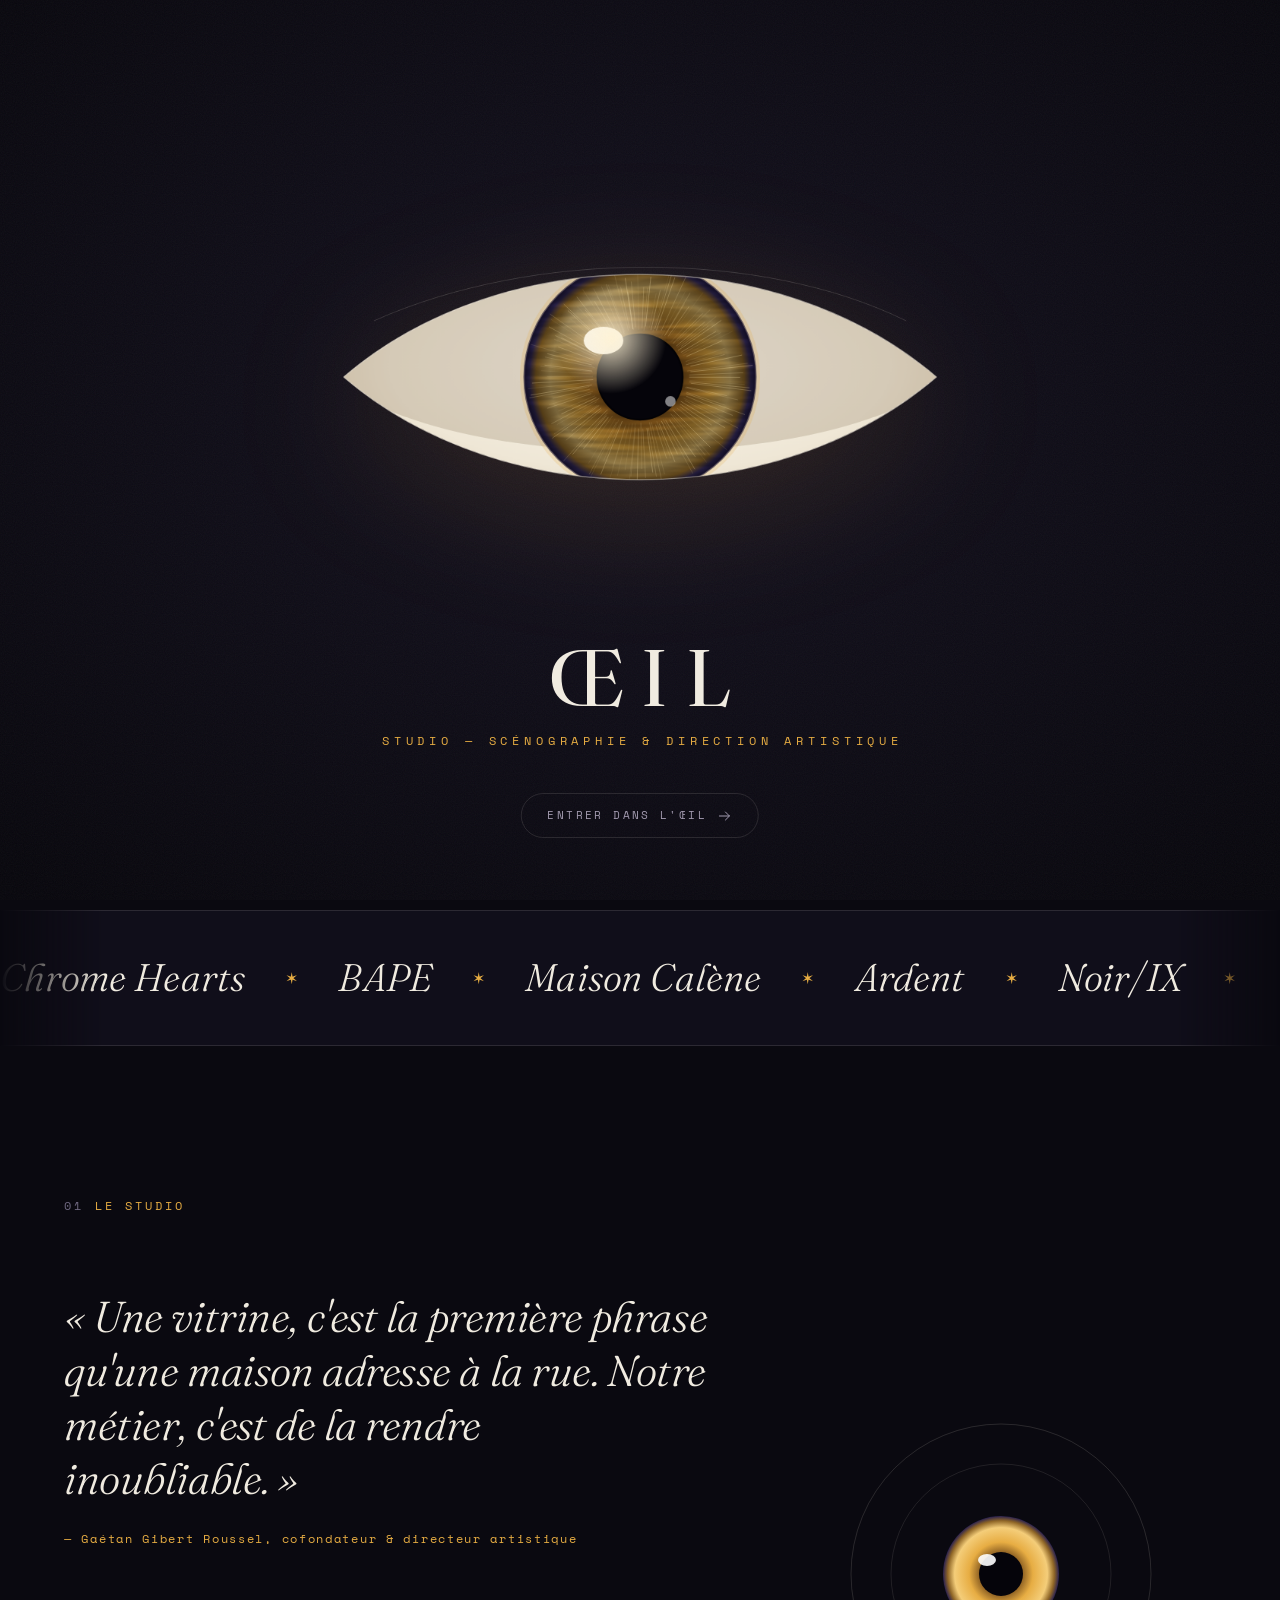
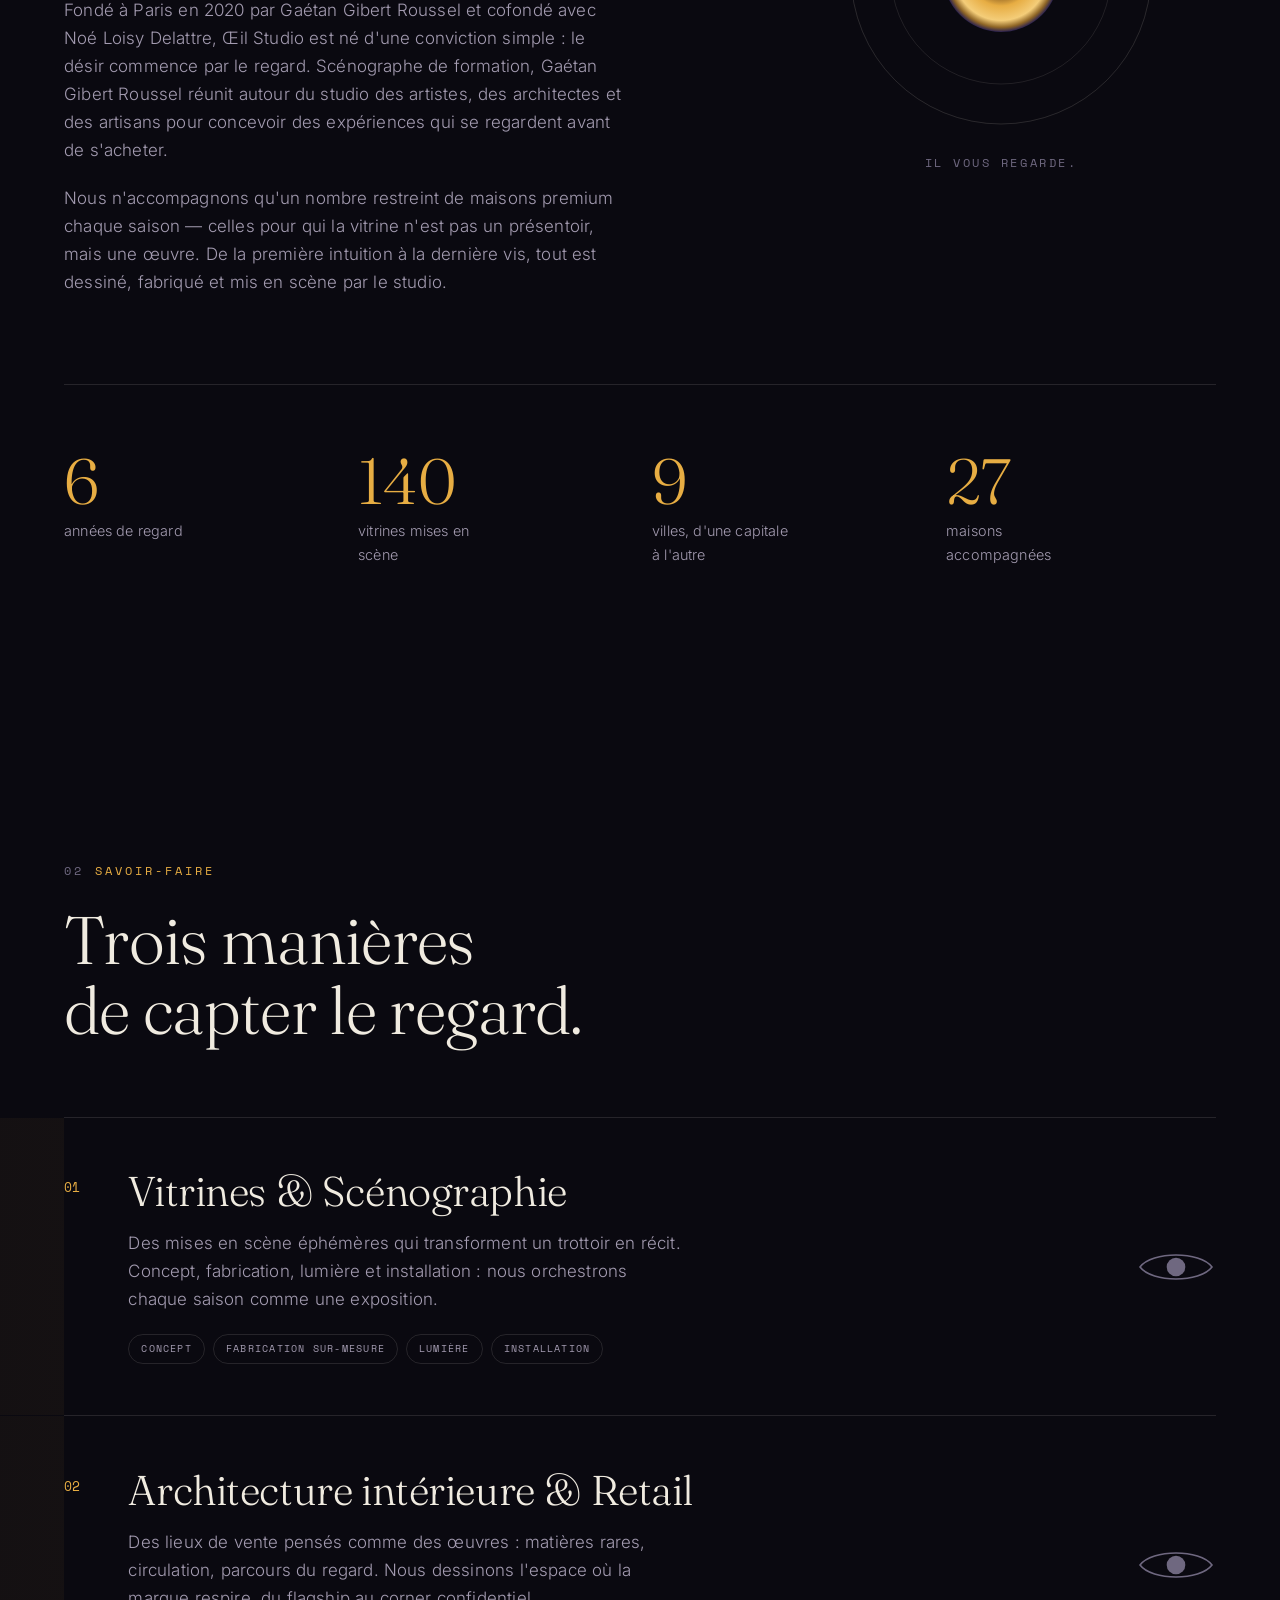
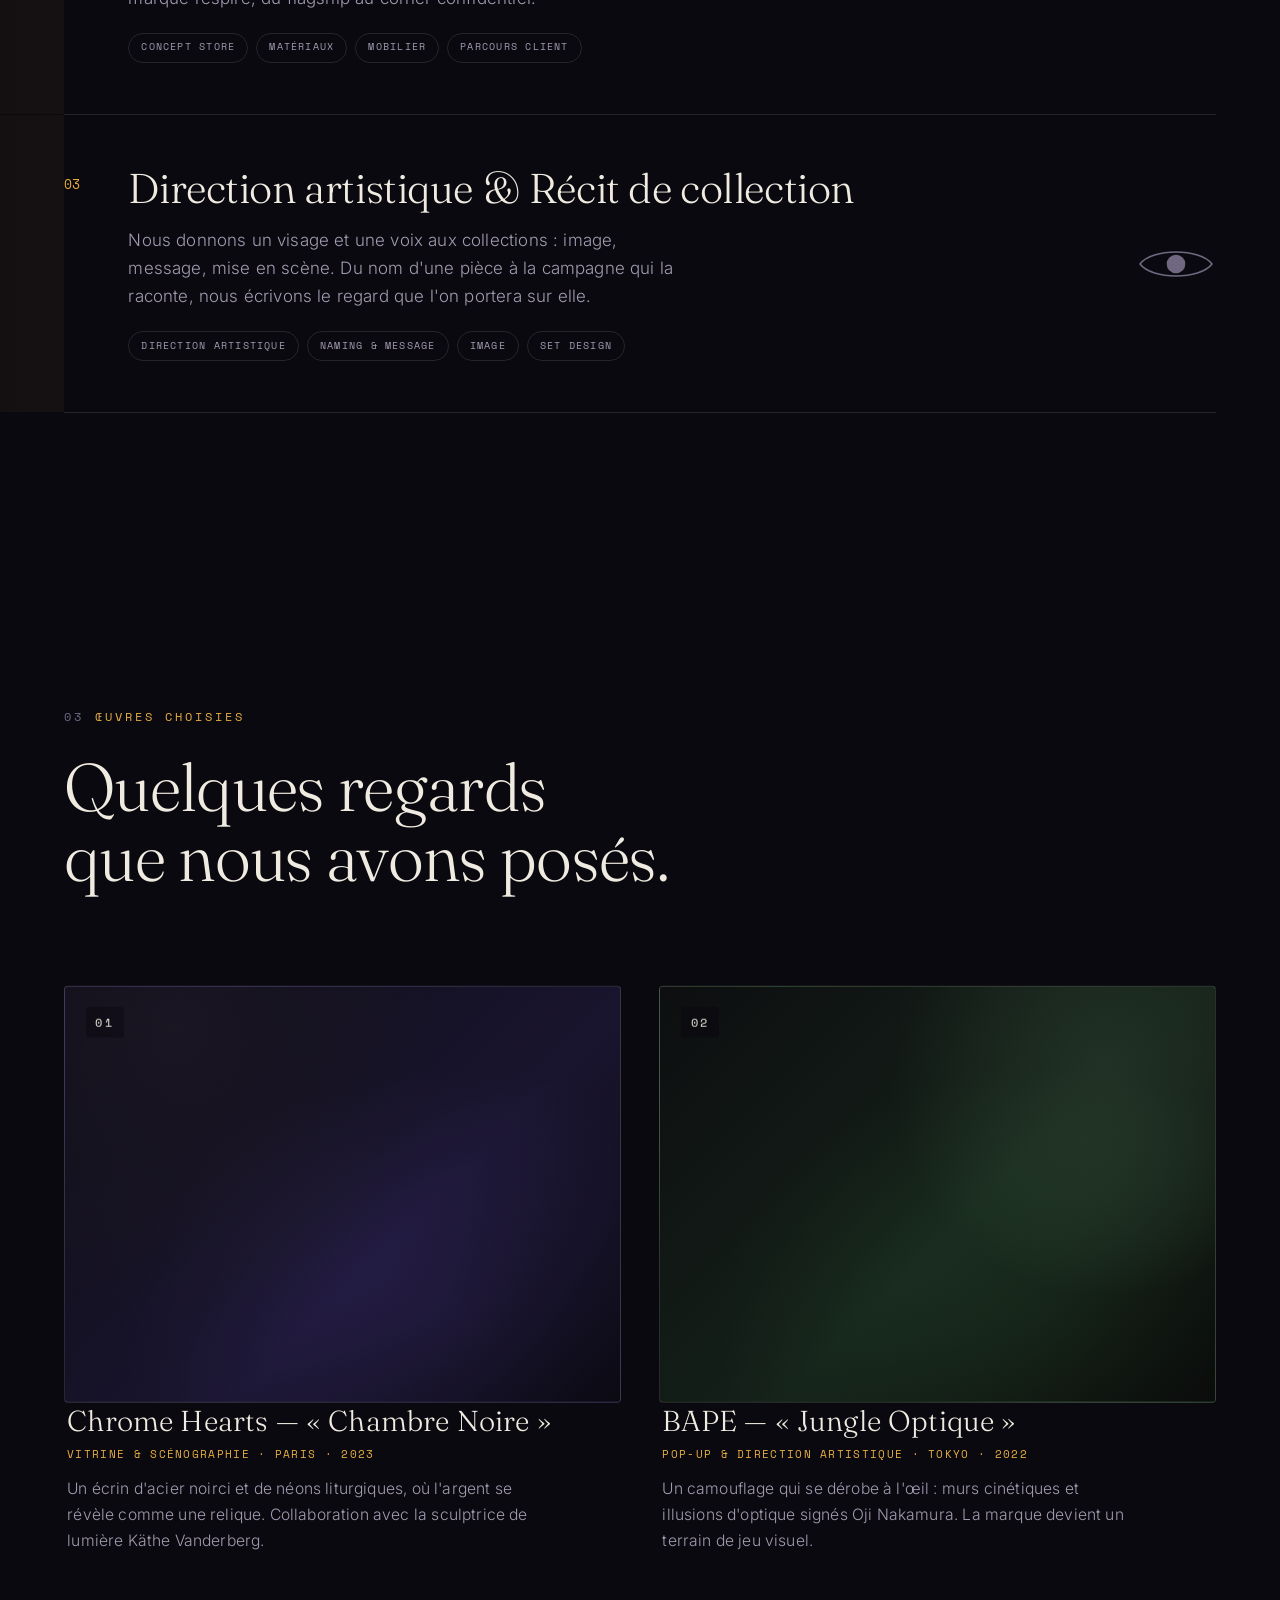
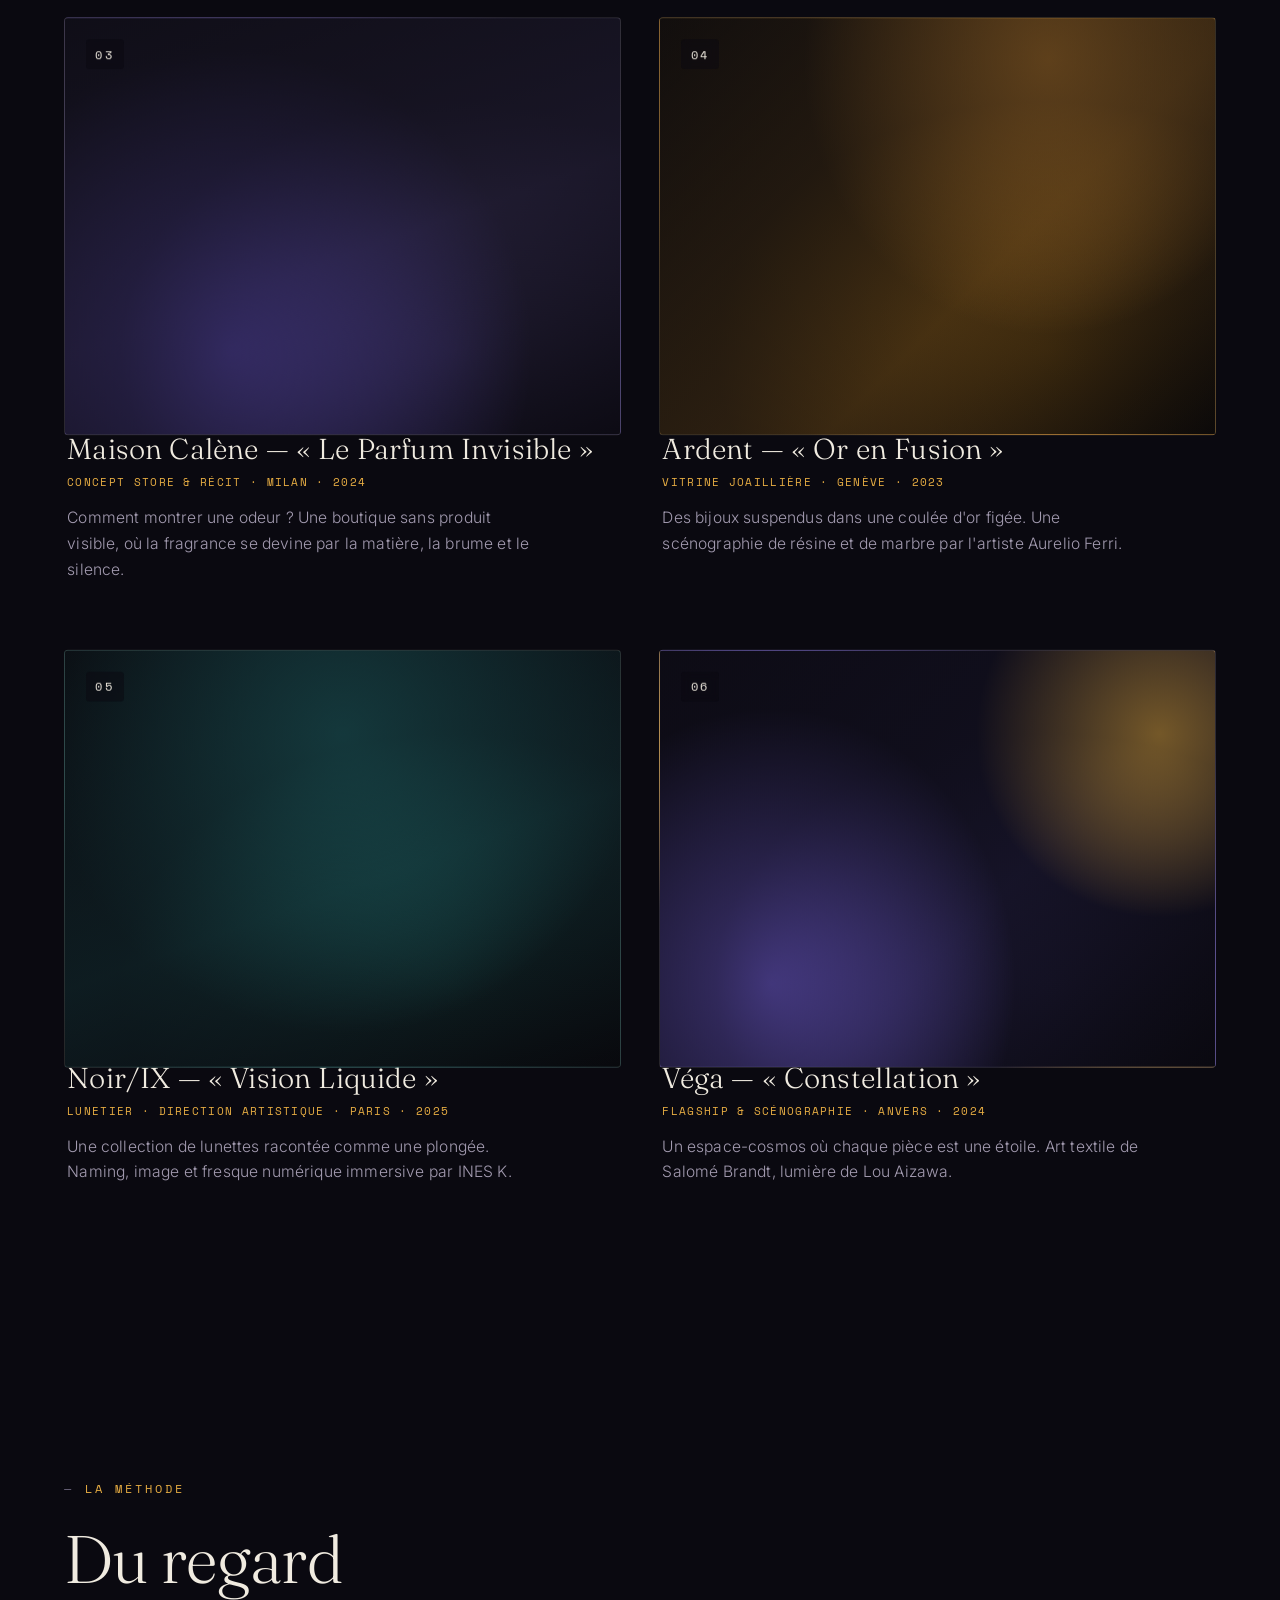
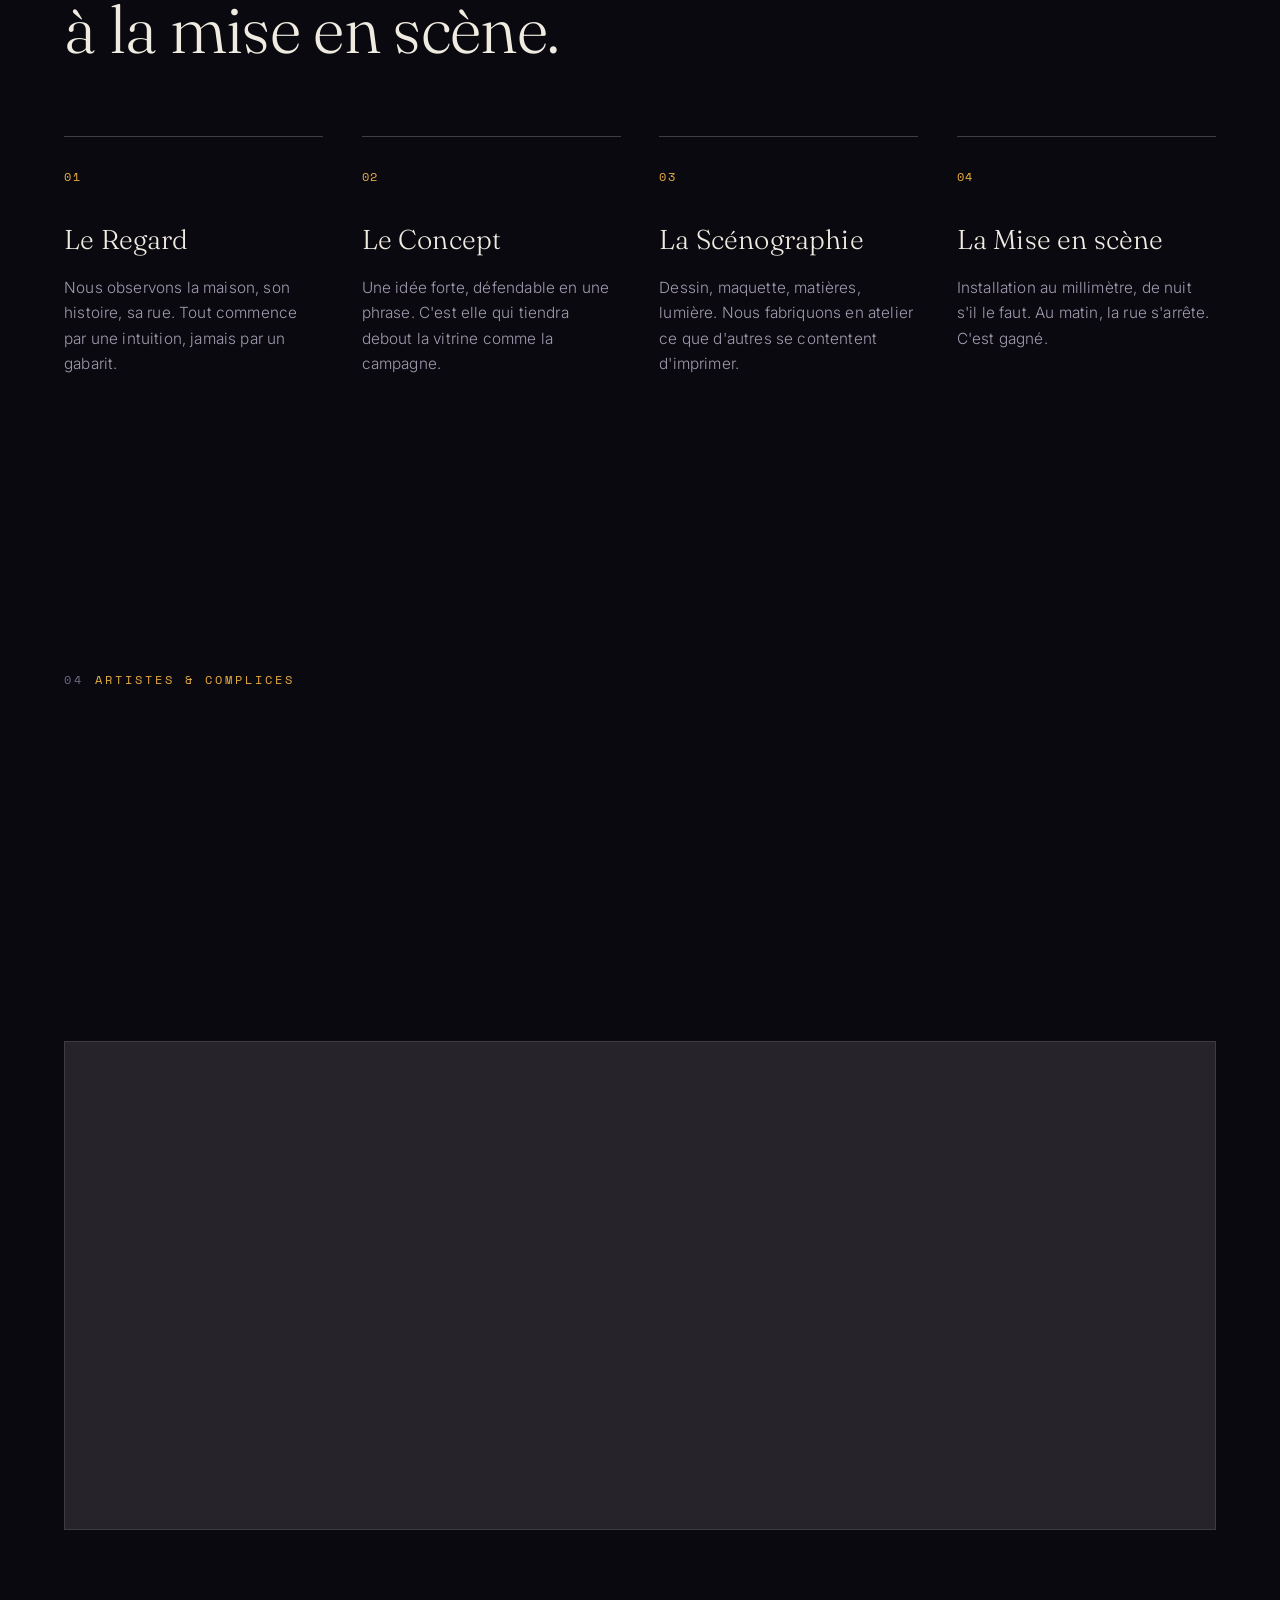
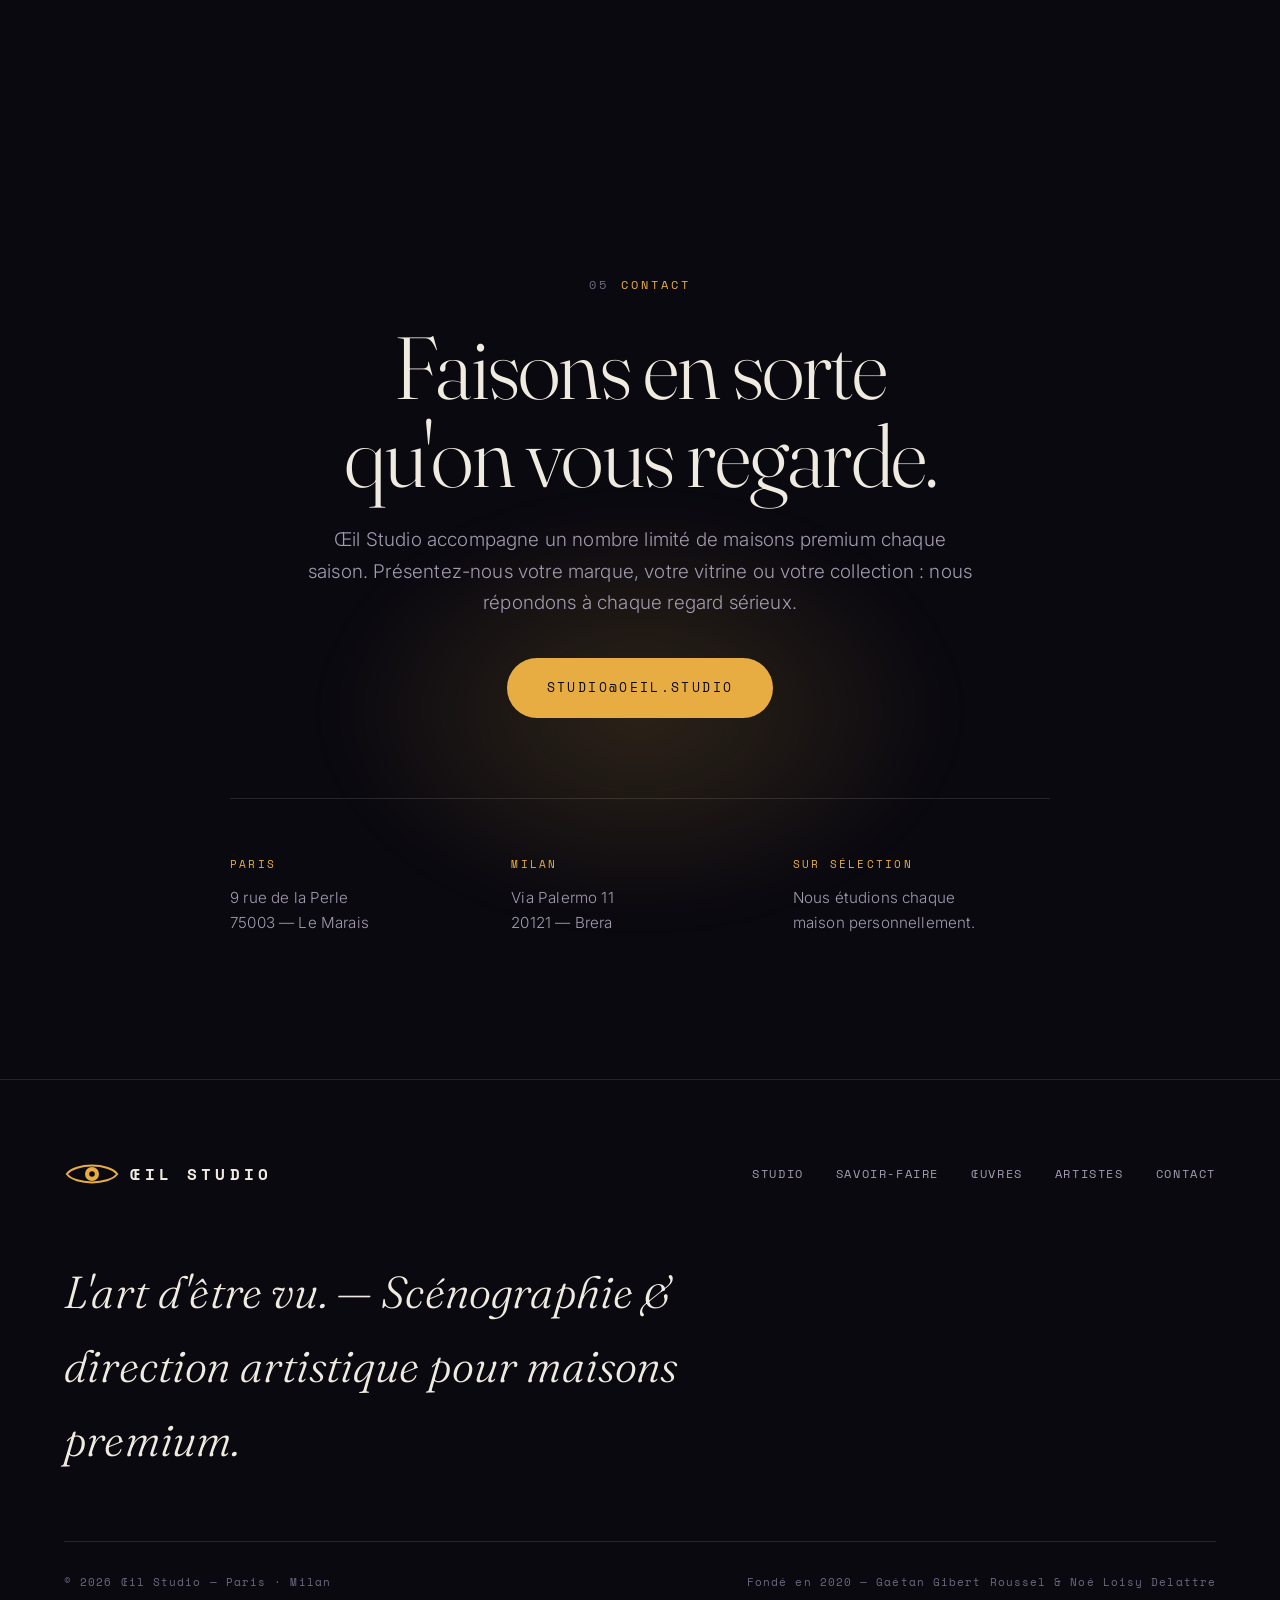
<file: index.html>
<!doctype html>
<html lang="fr">
<head>
  <meta charset="utf-8" />
  <meta name="viewport" content="width=device-width, initial-scale=1" />
  <meta name="theme-color" content="#0a0910" />
  <meta name="color-scheme" content="dark" />

  <title>ŒIL STUDIO — Scénographie & Direction Artistique pour maisons premium</title>
  <meta name="description" content="Œil Studio conçoit les vitrines, les espaces de vente et les récits des maisons premium. Studio de scénographie et de direction artistique, Paris · Milan. Sur sélection." />
  <meta name="author" content="Œil Studio" />
  <meta name="keywords" content="scénographie vitrine, retail design, direction artistique, agence premium, vitrine de luxe, architecture intérieure, mise en scène, Paris, Milan" />

  <link rel="canonical" href="https://oeil.studio/" />

  <meta property="og:type" content="website" />
  <meta property="og:site_name" content="Œil Studio" />
  <meta property="og:title" content="ŒIL STUDIO — L'art d'être vu" />
  <meta property="og:description" content="Vitrines, espaces et récits pour les maisons qui refusent de passer inaperçues. Paris · Milan." />
  <meta property="og:url" content="https://oeil.studio/" />
  <meta property="og:locale" content="fr_FR" />
  <meta property="og:image" content="https://oeil.studio/og.svg" />
  <meta property="og:image:alt" content="Un œil ambré sur fond d'encre, signature du studio Œil." />
  <meta property="og:image:width" content="1200" />
  <meta property="og:image:height" content="630" />

  <meta name="twitter:card" content="summary_large_image" />
  <meta name="twitter:title" content="ŒIL STUDIO — L'art d'être vu" />
  <meta name="twitter:description" content="Studio de scénographie & direction artistique pour maisons premium. Paris · Milan." />
  <meta name="twitter:image" content="https://oeil.studio/og.svg" />

  <link rel="preconnect" href="https://fonts.googleapis.com" />
  <link rel="preconnect" href="https://fonts.gstatic.com" crossorigin />
  <link rel="preload" as="style" href="https://fonts.googleapis.com/css2?family=Fraunces:ital,opsz,wght@0,9..144,300..600;1,9..144,300..500&family=Inter:wght@300;400;500;600&family=Space+Mono:wght@400;700&display=swap" />
  <link href="https://fonts.googleapis.com/css2?family=Fraunces:ital,opsz,wght@0,9..144,300..600;1,9..144,300..500&family=Inter:wght@300;400;500;600&family=Space+Mono:wght@400;700&display=swap" rel="stylesheet" />
  <link rel="stylesheet" href="styles.css" />

  <link rel="icon" href="data:image/svg+xml;utf8,<svg xmlns='http://www.w3.org/2000/svg' viewBox='0 0 32 32'><rect width='32' height='32' fill='%230a0910'/><g fill='none' stroke='%23e3a53c' stroke-width='1.6'><path d='M4 16 C10 8.5 22 8.5 28 16 C22 23.5 10 23.5 4 16 Z'/></g><circle cx='16' cy='16' r='4.6' fill='%23e3a53c'/><circle cx='16' cy='16' r='2' fill='%230a0910'/></svg>" />
  <link rel="apple-touch-icon" href="data:image/svg+xml;utf8,<svg xmlns='http://www.w3.org/2000/svg' viewBox='0 0 180 180'><rect width='180' height='180' fill='%230a0910'/><g fill='none' stroke='%23e3a53c' stroke-width='9'><path d='M22 90 C56 48 124 48 158 90 C124 132 56 132 22 90 Z'/></g><circle cx='90' cy='90' r='26' fill='%23e3a53c'/><circle cx='90' cy='90' r='11' fill='%230a0910'/></svg>" />

  <script type="application/ld+json">
  {
    "@context": "https://schema.org",
    "@graph": [
      {
        "@type": "Organization",
        "@id": "https://oeil.studio/#org",
        "name": "Œil Studio",
        "alternateName": "ŒIL",
        "url": "https://oeil.studio/",
        "email": "studio@oeil.studio",
        "foundingDate": "2020",
        "founder": [
          { "@type": "Person", "name": "Gaétan Gibert Roussel" },
          { "@type": "Person", "name": "Noé Loisy Delattre" }
        ],
        "description": "Studio de scénographie et de direction artistique pour maisons premium : vitrines, espaces de vente et récits de collection.",
        "address": [
          { "@type": "PostalAddress", "streetAddress": "9 rue de la Perle", "addressLocality": "Paris", "addressCountry": "FR" },
          { "@type": "PostalAddress", "streetAddress": "Via Palermo 11", "addressLocality": "Milano", "addressCountry": "IT" }
        ]
      },
      {
        "@type": "WebSite",
        "@id": "https://oeil.studio/#website",
        "url": "https://oeil.studio/",
        "name": "Œil Studio",
        "publisher": { "@id": "https://oeil.studio/#org" },
        "inLanguage": "fr-FR"
      },
      {
        "@type": "ProfessionalService",
        "name": "Œil Studio",
        "serviceType": ["Scénographie de vitrine", "Architecture intérieure retail", "Direction artistique de collection"],
        "areaServed": ["Paris", "Milan", "Londres", "Tokyo", "New York"],
        "priceRange": "Sur sélection"
      }
    ]
  }
  </script>
</head>
<body class="is-loading">

  <!-- ==================== Intro : l'œil qui s'ouvre ==================== -->
  <div class="intro" data-intro aria-hidden="true">
    <div class="intro__noise" aria-hidden="true"></div>
    <div class="intro__stage" data-intro-stage>
      <svg class="eye" data-eye viewBox="0 0 1000 600" preserveAspectRatio="xMidYMid meet" role="img" aria-label="Un œil qui s'ouvre">
        <defs>
          <radialGradient id="sclera" cx="50%" cy="46%" r="62%">
            <stop offset="0%" stop-color="#fbf7ee"/>
            <stop offset="62%" stop-color="#efe7d6"/>
            <stop offset="100%" stop-color="#d8c8ad"/>
          </radialGradient>
          <radialGradient id="iris" cx="50%" cy="50%" r="50%">
            <stop offset="0%"  stop-color="#06040c"/>
            <stop offset="20%" stop-color="#06040c"/>
            <stop offset="23%" stop-color="#5a3410"/>
            <stop offset="42%" stop-color="#b97b27"/>
            <stop offset="62%" stop-color="#e7ad43"/>
            <stop offset="78%" stop-color="#f4cd79"/>
            <stop offset="90%" stop-color="#a87a2e"/>
            <stop offset="96%" stop-color="#3a2f63"/>
            <stop offset="100%" stop-color="#221a45"/>
          </radialGradient>
          <radialGradient id="irisGlow" cx="38%" cy="34%" r="42%">
            <stop offset="0%" stop-color="#fff3d4" stop-opacity=".9"/>
            <stop offset="55%" stop-color="#fff3d4" stop-opacity="0"/>
          </radialGradient>
          <radialGradient id="irisHalo" cx="50%" cy="50%" r="50%">
            <stop offset="0%" stop-color="#e7ad43" stop-opacity="0"/>
            <stop offset="70%" stop-color="#e7ad43" stop-opacity="0"/>
            <stop offset="100%" stop-color="#e7ad43" stop-opacity=".22"/>
          </radialGradient>
          <filter id="irisTexture" x="-20%" y="-20%" width="140%" height="140%">
            <feTurbulence type="fractalNoise" baseFrequency="0.012 0.11" numOctaves="2" seed="7" result="n"/>
            <feColorMatrix in="n" type="matrix" values="0 0 0 0 0  0 0 0 0 0  0 0 0 0 0  0.6 0.6 0.6 0 0" result="a"/>
            <feComposite in="a" in2="SourceGraphic" operator="in"/>
          </filter>
          <clipPath id="eyeClip">
            <path d="M 110 300 C 320 120 680 120 890 300 C 680 480 320 480 110 300 Z"/>
          </clipPath>
          <clipPath id="irisClip"><circle cx="500" cy="300" r="158"/></clipPath>
        </defs>

        <!-- contenu de l'œil, masqué par les paupières -->
        <g clip-path="url(#eyeClip)">
          <ellipse class="eye__sclera" cx="500" cy="300" rx="430" ry="182" fill="url(#sclera)"/>
          <ellipse class="eye__shadow" cx="500" cy="248" rx="430" ry="150" fill="#7a674a" opacity=".22"/>

          <g class="eye__iris" data-iris>
            <circle cx="500" cy="300" r="158" fill="url(#irisHalo)"/>
            <circle cx="500" cy="300" r="152" fill="url(#iris)"/>
            <g clip-path="url(#irisClip)">
              <circle cx="500" cy="300" r="152" fill="#f4cd79" filter="url(#irisTexture)" opacity=".5"/>
              <g class="eye__fibers" data-fibers stroke="#fbe6b0" stroke-width="1" opacity=".5"></g>
            </g>
            <circle cx="500" cy="300" r="152" fill="none" stroke="#1c1430" stroke-width="3" opacity=".6"/>
            <circle class="eye__pupil" data-pupil cx="500" cy="300" r="56" fill="#05040a"/>
            <circle cx="500" cy="300" r="56" fill="none" stroke="#000" stroke-width="2" opacity=".5"/>
            <ellipse class="eye__spec" cx="452" cy="252" rx="26" ry="18" fill="#fff" opacity=".92"/>
            <circle class="eye__spec2" cx="540" cy="332" r="7" fill="#fff" opacity=".5"/>
            <circle cx="500" cy="300" r="158" fill="url(#irisGlow)"/>
          </g>
        </g>

        <!-- paupières : clip statique sur le groupe, le path glisse à l'intérieur -->
        <g clip-path="url(#eyeClip)">
          <path class="eye__lid eye__lid--top" data-lid-top
                d="M 60 -120 H 940 V 300 C 700 322 300 322 60 300 Z" fill="#0a0910"/>
          <path class="eye__lid eye__lid--bottom" data-lid-bottom
                d="M 60 720 H 940 V 300 C 700 282 300 282 60 300 Z" fill="#0a0910"/>
        </g>

        <!-- trait de l'œil fermé + contour -->
        <path class="eye__seam" d="M 175 300 C 360 305 640 305 825 300" fill="none" stroke="#e7ad43" stroke-width="2.4" stroke-linecap="round"/>
        <path class="eye__outline" d="M 110 300 C 320 120 680 120 890 300 C 680 480 320 480 110 300 Z" fill="none" stroke="#efe9dd" stroke-width="1.4" opacity=".5"/>
        <path class="eye__brow" d="M 150 226 C 360 132 660 132 850 226" fill="none" stroke="#efe9dd" stroke-width="1" opacity=".18"/>
      </svg>

      <div class="intro__text">
        <p class="intro__word">ŒIL</p>
        <p class="intro__sub">STUDIO — SCÉNOGRAPHIE &amp; DIRECTION ARTISTIQUE</p>
      </div>

      <button class="intro__enter" data-skip type="button">
        <span>Entrer dans l'œil</span>
        <svg viewBox="0 0 24 24" width="16" height="16" aria-hidden="true"><path d="M4 12h15M13 6l6 6-6 6" fill="none" stroke="currentColor" stroke-width="1.5" stroke-linecap="round" stroke-linejoin="round"/></svg>
      </button>
    </div>
    <div class="intro__void" aria-hidden="true"></div>
  </div>

  <!-- ==================== Curseur ==================== -->
  <div class="cursor" data-cursor aria-hidden="true">
    <div class="cursor__ring"></div>
    <div class="cursor__dot"></div>
  </div>

  <!-- ==================== En-tête ==================== -->
  <header class="header" data-header>
    <div class="header__inner">
      <a class="brand" href="#top" aria-label="Œil Studio — accueil">
        <svg class="brand__mark" viewBox="0 0 40 24" width="40" height="24" aria-hidden="true">
          <path d="M2 12 C8 4 32 4 38 12 C32 20 8 20 2 12 Z" fill="none" stroke="currentColor" stroke-width="1.4"/>
          <circle class="brand__iris" cx="20" cy="12" r="5" fill="currentColor"/>
          <circle cx="20" cy="12" r="2" fill="#0a0910"/>
        </svg>
        <span class="brand__word">ŒIL<span class="brand__word-dim"> STUDIO</span></span>
      </a>

      <nav class="nav" data-nav aria-label="Navigation principale">
        <a href="#studio" data-link>Studio</a>
        <a href="#savoir-faire" data-link>Savoir-faire</a>
        <a href="#oeuvres" data-link>Œuvres</a>
        <a href="#artistes" data-link>Artistes</a>
        <a href="#contact" data-link>Contact</a>
      </nav>

      <a class="header__cta" href="#contact" data-magnetic>Nous écrire</a>

      <button class="burger" data-burger type="button" aria-label="Ouvrir le menu" aria-expanded="false">
        <span></span><span></span>
      </button>
    </div>
  </header>

  <!-- ==================== Menu mobile ==================== -->
  <div class="menu" data-menu aria-hidden="true">
    <nav class="menu__nav" aria-label="Menu">
      <a href="#studio" data-menu-link><span class="menu__idx">01</span> Studio</a>
      <a href="#savoir-faire" data-menu-link><span class="menu__idx">02</span> Savoir-faire</a>
      <a href="#oeuvres" data-menu-link><span class="menu__idx">03</span> Œuvres</a>
      <a href="#artistes" data-menu-link><span class="menu__idx">04</span> Artistes</a>
      <a href="#contact" data-menu-link><span class="menu__idx">05</span> Contact</a>
    </nav>
    <p class="menu__foot">Paris · Milan — studio@oeil.studio</p>
  </div>

  <main id="top">

    <!-- ==================== Hero ==================== -->
    <section class="hero" id="hero">
      <div class="hero__glow" data-parallax="-0.06" aria-hidden="true"></div>
      <div class="hero__inner">
        <p class="hero__eyebrow reveal"><span class="dot"></span>Studio de scénographie — Paris · Milan — depuis 2020</p>
        <h1 class="hero__title">
          <span class="line reveal">L'art</span>
          <span class="line reveal"><em>d'être</em> vu.</span>
        </h1>
        <p class="hero__lead reveal">
          Œil Studio imagine les vitrines, les espaces et les récits des maisons
          qui refusent de passer inaperçues. Nous transformons un trottoir en
          première phrase, une boutique en récit, une collection en regard.
        </p>
        <div class="hero__actions reveal">
          <a class="btn btn--solid" href="#oeuvres" data-magnetic>Voir les œuvres</a>
          <a class="btn btn--ghost" href="#studio" data-magnetic>Le studio</a>
        </div>
      </div>

      <div class="hero__meta reveal">
        <span>↓ Faites défiler</span>
        <span class="hero__meta-da">D.A. — ARTISTIQUE</span>
      </div>
    </section>

    <!-- ==================== Bandeau marques ==================== -->
    <div class="marquee" aria-hidden="true">
      <div class="marquee__track" data-marquee>
        <span>Chrome Hearts</span><span class="sep">✶</span>
        <span>BAPE</span><span class="sep">✶</span>
        <span>Maison Calène</span><span class="sep">✶</span>
        <span>Ardent</span><span class="sep">✶</span>
        <span>Noir/IX</span><span class="sep">✶</span>
        <span>Véga</span><span class="sep">✶</span>
        <span>Séraphin</span><span class="sep">✶</span>
        <span>Oktav</span><span class="sep">✶</span>
        <span>Monolithe</span><span class="sep">✶</span>
      </div>
      <div class="marquee__track" data-marquee aria-hidden="true">
        <span>Chrome Hearts</span><span class="sep">✶</span>
        <span>BAPE</span><span class="sep">✶</span>
        <span>Maison Calène</span><span class="sep">✶</span>
        <span>Ardent</span><span class="sep">✶</span>
        <span>Noir/IX</span><span class="sep">✶</span>
        <span>Véga</span><span class="sep">✶</span>
        <span>Séraphin</span><span class="sep">✶</span>
        <span>Oktav</span><span class="sep">✶</span>
        <span>Monolithe</span><span class="sep">✶</span>
      </div>
    </div>

    <!-- ==================== Studio / Manifeste ==================== -->
    <section class="studio section" id="studio">
      <div class="section__head">
        <span class="kicker"><span class="kicker__idx">01</span> Le Studio</span>
      </div>

      <div class="studio__grid">
        <div class="studio__statement">
          <p class="studio__lead reveal">
            «&nbsp;Une vitrine, c'est la première phrase qu'une maison adresse à la rue.
            Notre métier, c'est de la rendre inoubliable.&nbsp;»
          </p>
          <p class="studio__sign reveal">— Gaétan Gibert Roussel, cofondateur &amp; directeur artistique</p>

          <div class="studio__body reveal">
            <p>
              Fondé à Paris en 2020 par Gaétan Gibert Roussel et cofondé avec
              Noé Loisy Delattre, Œil Studio est né d'une conviction simple&nbsp;:
              le désir commence par le regard. Scénographe de formation, Gaétan
              Gibert Roussel réunit autour du studio des artistes, des architectes
              et des artisans pour concevoir des expériences qui se regardent avant
              de s'acheter.
            </p>
            <p>
              Nous n'accompagnons qu'un nombre restreint de maisons premium chaque
              saison — celles pour qui la vitrine n'est pas un présentoir, mais une
              œuvre. De la première intuition à la dernière vis, tout est dessiné,
              fabriqué et mis en scène par le studio.
            </p>
          </div>
        </div>

        <!-- œil vivant qui suit le curseur -->
        <div class="studio__eye reveal">
          <svg class="watcher" data-watcher viewBox="0 0 320 320" aria-hidden="true">
            <defs>
              <radialGradient id="w-iris" cx="50%" cy="50%" r="50%">
                <stop offset="0%" stop-color="#06040c"/>
                <stop offset="22%" stop-color="#06040c"/>
                <stop offset="26%" stop-color="#5a3410"/>
                <stop offset="55%" stop-color="#e7ad43"/>
                <stop offset="80%" stop-color="#f4cd79"/>
                <stop offset="92%" stop-color="#8e6526"/>
                <stop offset="100%" stop-color="#2a2150"/>
              </radialGradient>
            </defs>
            <circle cx="160" cy="160" r="150" fill="none" stroke="rgba(239,233,221,.14)" stroke-width="1"/>
            <circle cx="160" cy="160" r="110" fill="none" stroke="rgba(239,233,221,.10)" stroke-width="1"/>
            <g class="watcher__eye" data-watcher-eye>
              <circle cx="160" cy="160" r="58" fill="url(#w-iris)"/>
              <circle cx="160" cy="160" r="22" fill="#05040a"/>
              <ellipse cx="146" cy="146" rx="9" ry="6" fill="#fff" opacity=".9"/>
            </g>
          </svg>
          <p class="studio__eye-cap">Il vous regarde.</p>
        </div>
      </div>

      <ul class="stats reveal">
        <li><strong data-count="6">6</strong><span>années de regard</span></li>
        <li><strong data-count="140">140</strong><span>vitrines mises en scène</span></li>
        <li><strong data-count="9">9</strong><span>villes, d'une capitale à l'autre</span></li>
        <li><strong data-count="27">27</strong><span>maisons accompagnées</span></li>
      </ul>
    </section>

    <!-- ==================== Savoir-faire ==================== -->
    <section class="services section" id="savoir-faire">
      <div class="section__head">
        <span class="kicker"><span class="kicker__idx">02</span> Savoir-faire</span>
        <h2 class="section__title reveal">Trois manières<br>de capter le regard.</h2>
      </div>

      <div class="services__list">
        <article class="service reveal" data-tilt>
          <span class="service__idx">01</span>
          <div class="service__body">
            <h3>Vitrines &amp; Scénographie</h3>
            <p>
              Des mises en scène éphémères qui transforment un trottoir en récit.
              Concept, fabrication, lumière et installation&nbsp;: nous orchestrons
              chaque saison comme une exposition.
            </p>
            <ul class="service__tags">
              <li>Concept</li><li>Fabrication sur-mesure</li><li>Lumière</li><li>Installation</li>
            </ul>
          </div>
          <svg class="service__eye" viewBox="0 0 60 36" aria-hidden="true"><path d="M3 18C12 6 48 6 57 18C48 30 12 30 3 18Z" fill="none" stroke="currentColor" stroke-width="1.2"/><circle cx="30" cy="18" r="7" fill="currentColor"/></svg>
        </article>

        <article class="service reveal" data-tilt>
          <span class="service__idx">02</span>
          <div class="service__body">
            <h3>Architecture intérieure &amp; Retail</h3>
            <p>
              Des lieux de vente pensés comme des œuvres&nbsp;: matières rares,
              circulation, parcours du regard. Nous dessinons l'espace où la marque
              respire, du flagship au corner confidentiel.
            </p>
            <ul class="service__tags">
              <li>Concept store</li><li>Matériaux</li><li>Mobilier</li><li>Parcours client</li>
            </ul>
          </div>
          <svg class="service__eye" viewBox="0 0 60 36" aria-hidden="true"><path d="M3 18C12 6 48 6 57 18C48 30 12 30 3 18Z" fill="none" stroke="currentColor" stroke-width="1.2"/><circle cx="30" cy="18" r="7" fill="currentColor"/></svg>
        </article>

        <article class="service reveal" data-tilt>
          <span class="service__idx">03</span>
          <div class="service__body">
            <h3>Direction artistique &amp; Récit de collection</h3>
            <p>
              Nous donnons un visage et une voix aux collections&nbsp;: image,
              message, mise en scène. Du nom d'une pièce à la campagne qui la
              raconte, nous écrivons le regard que l'on portera sur elle.
            </p>
            <ul class="service__tags">
              <li>Direction artistique</li><li>Naming &amp; message</li><li>Image</li><li>Set design</li>
            </ul>
          </div>
          <svg class="service__eye" viewBox="0 0 60 36" aria-hidden="true"><path d="M3 18C12 6 48 6 57 18C48 30 12 30 3 18Z" fill="none" stroke="currentColor" stroke-width="1.2"/><circle cx="30" cy="18" r="7" fill="currentColor"/></svg>
        </article>
      </div>
    </section>

    <!-- ==================== Œuvres ==================== -->
    <section class="works section" id="oeuvres">
      <div class="section__head">
        <span class="kicker"><span class="kicker__idx">03</span> Œuvres choisies</span>
        <h2 class="section__title reveal">Quelques regards<br>que nous avons posés.</h2>
      </div>

      <div class="works__grid">
        <article class="work reveal" data-work>
          <div class="work__visual work__visual--a" data-parallax="0.05"><span class="work__num">01</span></div>
          <div class="work__info">
            <h3>Chrome Hearts — «&nbsp;Chambre Noire&nbsp;»</h3>
            <p class="work__meta">Vitrine &amp; scénographie · Paris · 2023</p>
            <p>Un écrin d'acier noirci et de néons liturgiques, où l'argent se révèle comme une relique. Collaboration avec la sculptrice de lumière Käthe Vanderberg.</p>
          </div>
        </article>

        <article class="work reveal" data-work>
          <div class="work__visual work__visual--b" data-parallax="0.05"><span class="work__num">02</span></div>
          <div class="work__info">
            <h3>BAPE — «&nbsp;Jungle Optique&nbsp;»</h3>
            <p class="work__meta">Pop-up &amp; direction artistique · Tokyo · 2022</p>
            <p>Un camouflage qui se dérobe à l'œil&nbsp;: murs cinétiques et illusions d'optique signés Oji Nakamura. La marque devient un terrain de jeu visuel.</p>
          </div>
        </article>

        <article class="work reveal" data-work>
          <div class="work__visual work__visual--c" data-parallax="0.05"><span class="work__num">03</span></div>
          <div class="work__info">
            <h3>Maison Calène — «&nbsp;Le Parfum Invisible&nbsp;»</h3>
            <p class="work__meta">Concept store &amp; récit · Milan · 2024</p>
            <p>Comment montrer une odeur&nbsp;? Une boutique sans produit visible, où la fragrance se devine par la matière, la brume et le silence.</p>
          </div>
        </article>

        <article class="work reveal" data-work>
          <div class="work__visual work__visual--d" data-parallax="0.05"><span class="work__num">04</span></div>
          <div class="work__info">
            <h3>Ardent — «&nbsp;Or en Fusion&nbsp;»</h3>
            <p class="work__meta">Vitrine joaillière · Genève · 2023</p>
            <p>Des bijoux suspendus dans une coulée d'or figée. Une scénographie de résine et de marbre par l'artiste Aurelio Ferri.</p>
          </div>
        </article>

        <article class="work reveal" data-work>
          <div class="work__visual work__visual--e" data-parallax="0.05"><span class="work__num">05</span></div>
          <div class="work__info">
            <h3>Noir/IX — «&nbsp;Vision Liquide&nbsp;»</h3>
            <p class="work__meta">Lunetier · Direction artistique · Paris · 2025</p>
            <p>Une collection de lunettes racontée comme une plongée. Naming, image et fresque numérique immersive par INES K.</p>
          </div>
        </article>

        <article class="work reveal" data-work>
          <div class="work__visual work__visual--f" data-parallax="0.05"><span class="work__num">06</span></div>
          <div class="work__info">
            <h3>Véga — «&nbsp;Constellation&nbsp;»</h3>
            <p class="work__meta">Flagship &amp; scénographie · Anvers · 2024</p>
            <p>Un espace-cosmos où chaque pièce est une étoile. Art textile de Salomé Brandt, lumière de Lou Aizawa.</p>
          </div>
        </article>
      </div>
    </section>

    <!-- ==================== Méthode ==================== -->
    <section class="method section">
      <div class="section__head">
        <span class="kicker"><span class="kicker__idx">—</span> La méthode</span>
        <h2 class="section__title reveal">Du regard<br>à la mise en scène.</h2>
      </div>
      <ol class="method__steps">
        <li class="reveal"><span class="method__num">01</span><h3>Le Regard</h3><p>Nous observons la maison, son histoire, sa rue. Tout commence par une intuition, jamais par un gabarit.</p></li>
        <li class="reveal"><span class="method__num">02</span><h3>Le Concept</h3><p>Une idée forte, défendable en une phrase. C'est elle qui tiendra debout la vitrine comme la campagne.</p></li>
        <li class="reveal"><span class="method__num">03</span><h3>La Scénographie</h3><p>Dessin, maquette, matières, lumière. Nous fabriquons en atelier ce que d'autres se contentent d'imprimer.</p></li>
        <li class="reveal"><span class="method__num">04</span><h3>La Mise en scène</h3><p>Installation au millimètre, de nuit s'il le faut. Au matin, la rue s'arrête. C'est gagné.</p></li>
      </ol>
    </section>

    <!-- ==================== Artistes & Collaborations ==================== -->
    <section class="artists section" id="artistes">
      <div class="section__head">
        <span class="kicker"><span class="kicker__idx">04</span> Artistes &amp; complices</span>
        <h2 class="section__title reveal">Un studio,<br>une constellation d'artistes.</h2>
        <p class="section__intro reveal">
          Œil Studio n'est jamais seul. À chaque projet, nous invitons des artistes
          et des designers à détourner leur médium au service d'une maison. Voici
          quelques-uns de ceux qui prêtent leur regard au nôtre.
        </p>
      </div>

      <ul class="artists__grid">
        <li class="artist reveal"><span class="artist__role">Néon &amp; lumière</span><h3>Käthe Vanderberg</h3><p>Sculptrice de lumière. Transforme le verre soufflé et le néon en écriture.</p></li>
        <li class="artist reveal"><span class="artist__role">Installation cinétique</span><h3>Oji Nakamura</h3><p>Mécanique de l'illusion. Des surfaces qui bougent et trompent l'œil.</p></li>
        <li class="artist reveal"><span class="artist__role">Art textile</span><h3>Salomé Brandt</h3><p>Fibres, broderies monumentales et matières qui semblent vivantes.</p></li>
        <li class="artist reveal"><span class="artist__role">Marbre &amp; résine</span><h3>Aurelio Ferri</h3><p>Fige le mouvement dans la pierre et la résine. Le luxe à l'état brut.</p></li>
        <li class="artist reveal"><span class="artist__role">Fresque numérique</span><h3>INES K.</h3><p>Muraliste de l'écran. Des images génératives qui ne se répètent jamais.</p></li>
        <li class="artist reveal"><span class="artist__role">Photographie &amp; décor</span><h3>Tobias Renn</h3><p>Argentique et set design. Construit des mondes pour mieux les photographier.</p></li>
        <li class="artist reveal"><span class="artist__role">Mobilier &amp; objet</span><h3>Matteo Sgarbi</h3><p>Designer mobilier. Des pièces uniques pensées pour un seul lieu.</p></li>
        <li class="artist reveal"><span class="artist__role">Conception lumière</span><h3>Lou Aizawa</h3><p>Éclairagiste. Sait faire apparaître et disparaître à volonté.</p></li>
      </ul>

      <p class="artists__note reveal">Et bien d'autres, sur projet — chaque maison appelle sa propre famille d'artistes.</p>
    </section>

    <!-- ==================== Contact ==================== -->
    <section class="contact section" id="contact">
      <div class="contact__glow" aria-hidden="true"></div>
      <div class="contact__inner">
        <p class="kicker reveal"><span class="kicker__idx">05</span> Contact</p>
        <h2 class="contact__title reveal">Faisons en sorte<br>qu'on vous regarde.</h2>
        <p class="contact__lead reveal">
          Œil Studio accompagne un nombre limité de maisons premium chaque saison.
          Présentez-nous votre marque, votre vitrine ou votre collection&nbsp;:
          nous répondons à chaque regard sérieux.
        </p>
        <a class="btn btn--solid btn--lg reveal" href="mailto:studio@oeil.studio?subject=Projet%20—%20%C5%92il%20Studio" data-magnetic>studio@oeil.studio</a>

        <div class="contact__studios reveal">
          <div>
            <span class="contact__city">Paris</span>
            <p>9 rue de la Perle<br>75003 — Le Marais</p>
          </div>
          <div>
            <span class="contact__city">Milan</span>
            <p>Via Palermo 11<br>20121 — Brera</p>
          </div>
          <div>
            <span class="contact__city">Sur sélection</span>
            <p>Nous étudions chaque<br>maison personnellement.</p>
          </div>
        </div>
      </div>
    </section>
  </main>

  <!-- ==================== Pied de page ==================== -->
  <footer class="footer">
    <div class="footer__top">
      <a class="brand brand--lg" href="#top" aria-label="Œil Studio">
        <svg class="brand__mark" viewBox="0 0 40 24" width="56" height="34" aria-hidden="true">
          <path d="M2 12 C8 4 32 4 38 12 C32 20 8 20 2 12 Z" fill="none" stroke="currentColor" stroke-width="1.4"/>
          <circle cx="20" cy="12" r="5" fill="currentColor"/>
          <circle cx="20" cy="12" r="2" fill="#0a0910"/>
        </svg>
        <span class="brand__word">ŒIL STUDIO</span>
      </a>
      <nav class="footer__nav" aria-label="Pied de page">
        <a href="#studio">Studio</a>
        <a href="#savoir-faire">Savoir-faire</a>
        <a href="#oeuvres">Œuvres</a>
        <a href="#artistes">Artistes</a>
        <a href="#contact">Contact</a>
      </nav>
    </div>

    <p class="footer__tag">L'art d'être vu. — Scénographie &amp; direction artistique pour maisons premium.</p>

    <div class="footer__bottom">
      <span>© 2026 Œil Studio — Paris · Milan</span>
      <span>Fondé en 2020 — Gaétan Gibert Roussel &amp; Noé Loisy Delattre</span>
    </div>
  </footer>

  <script src="script.js" defer></script>
</body>
</html>
</file>
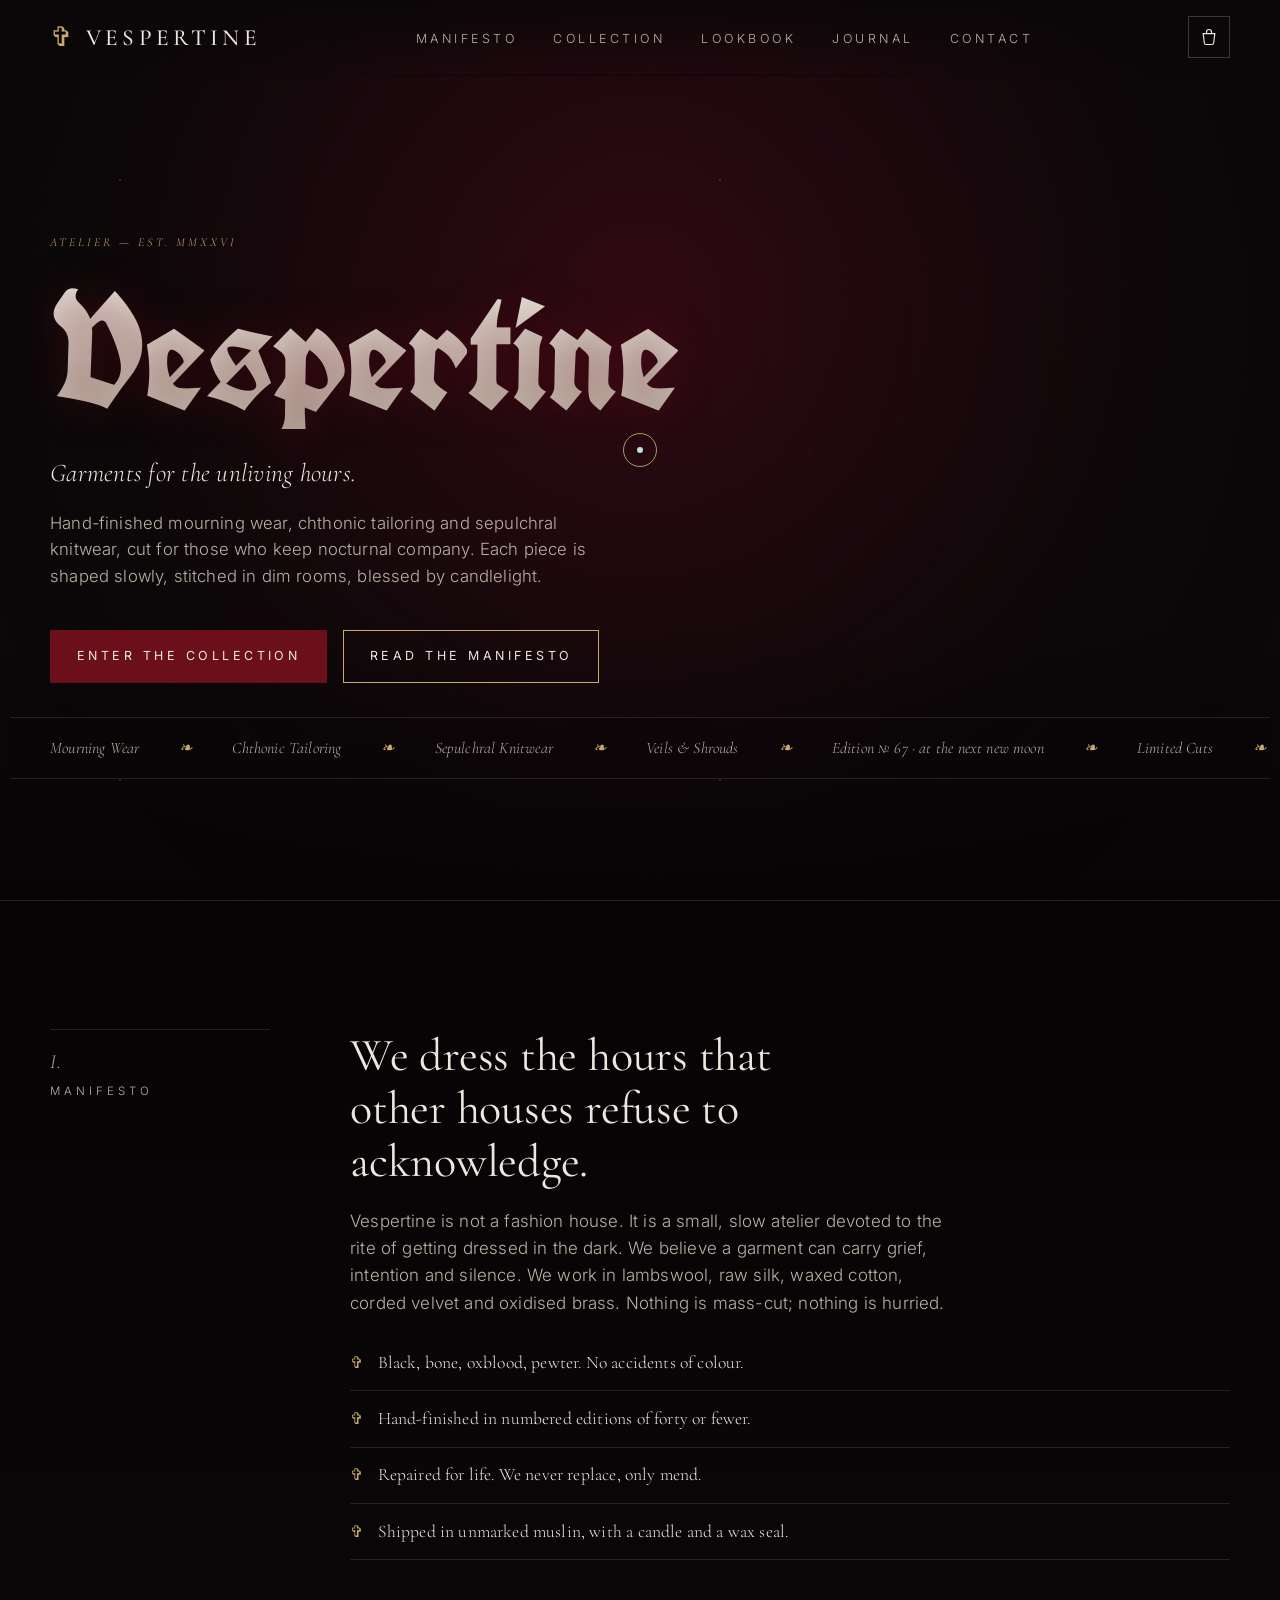
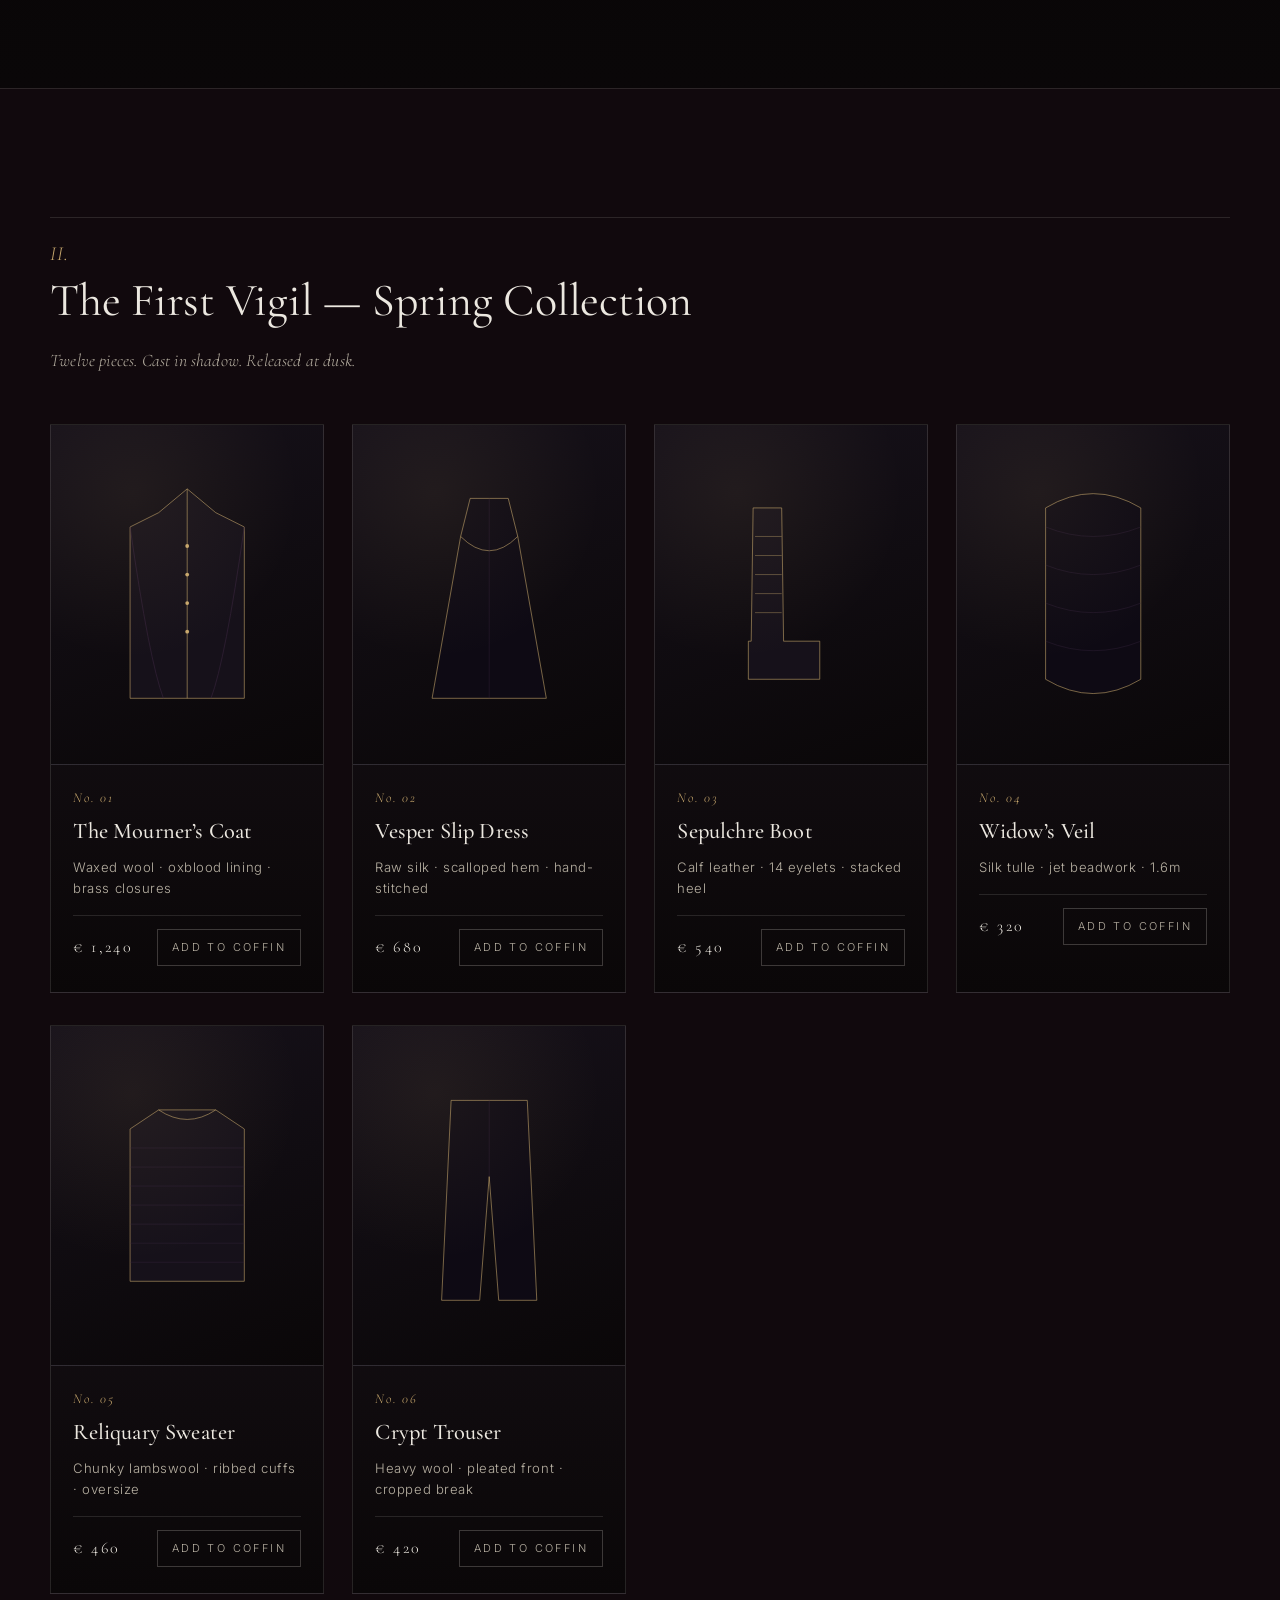
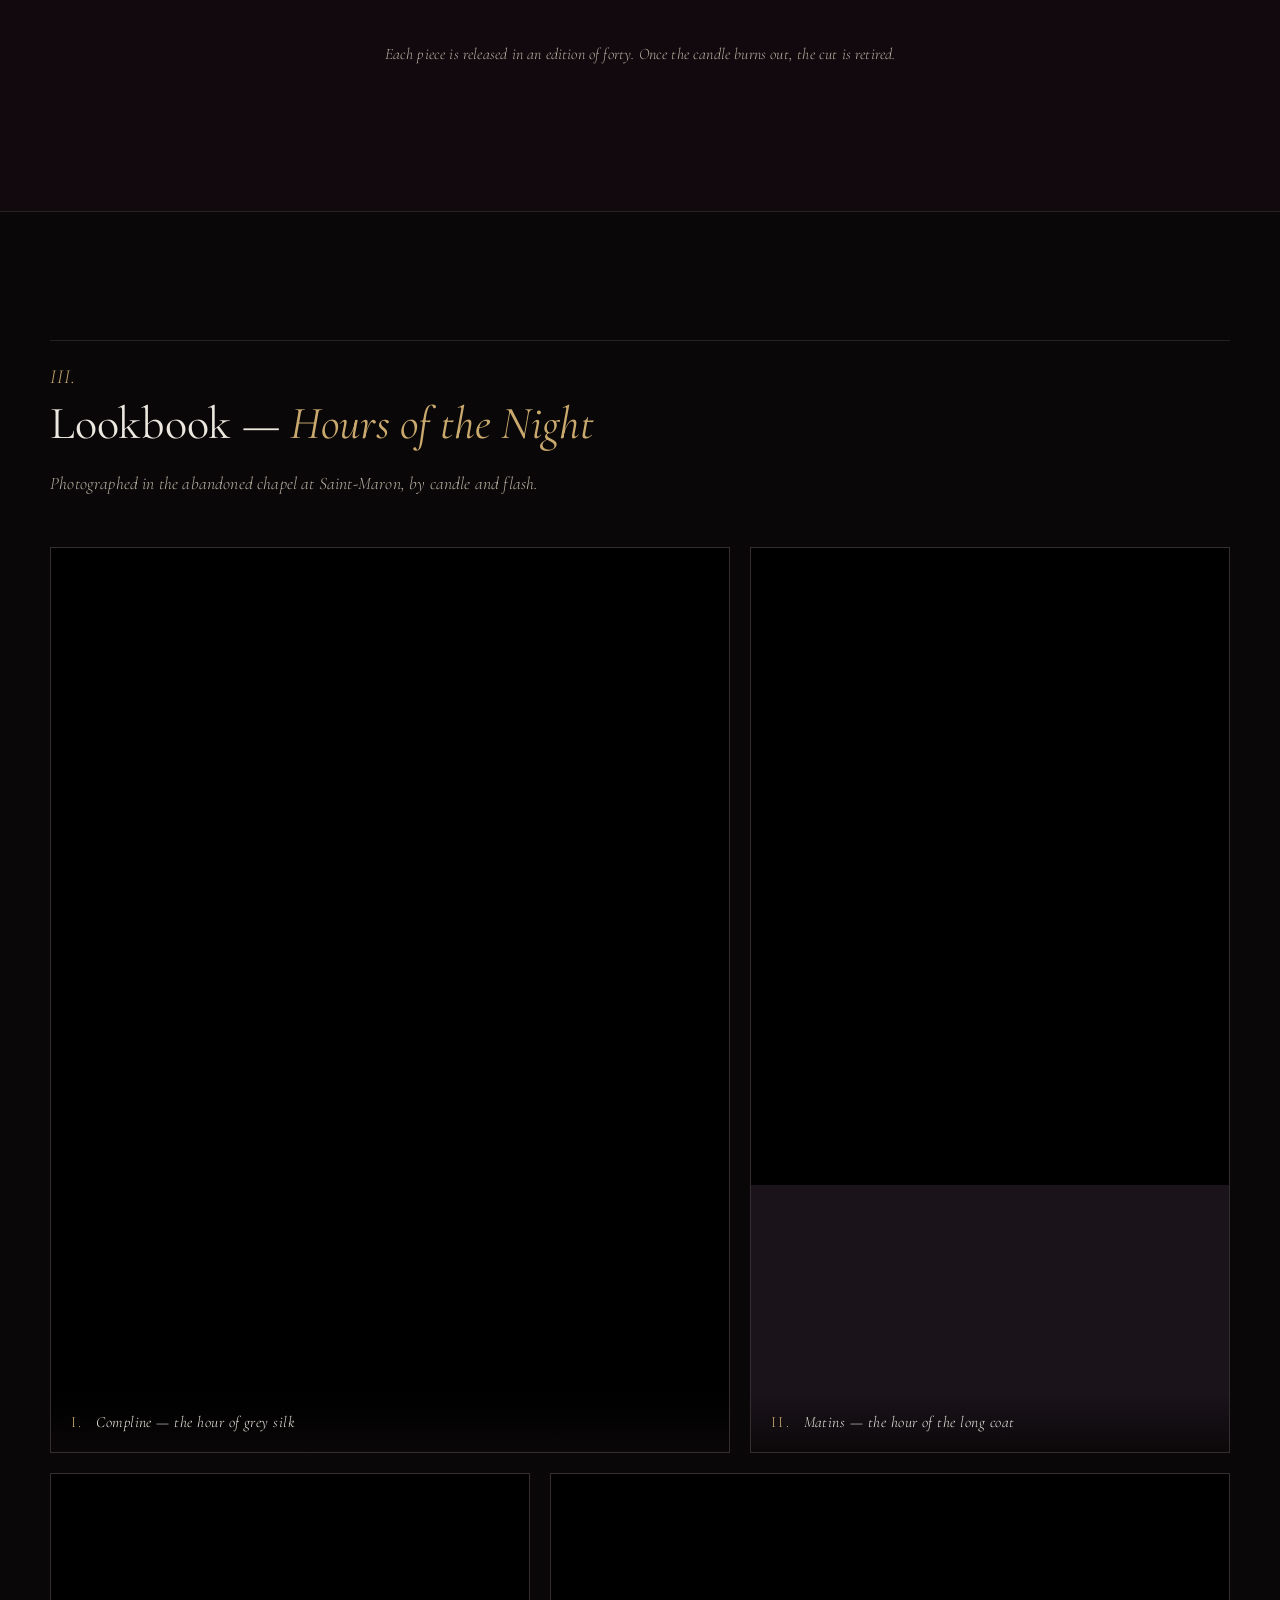
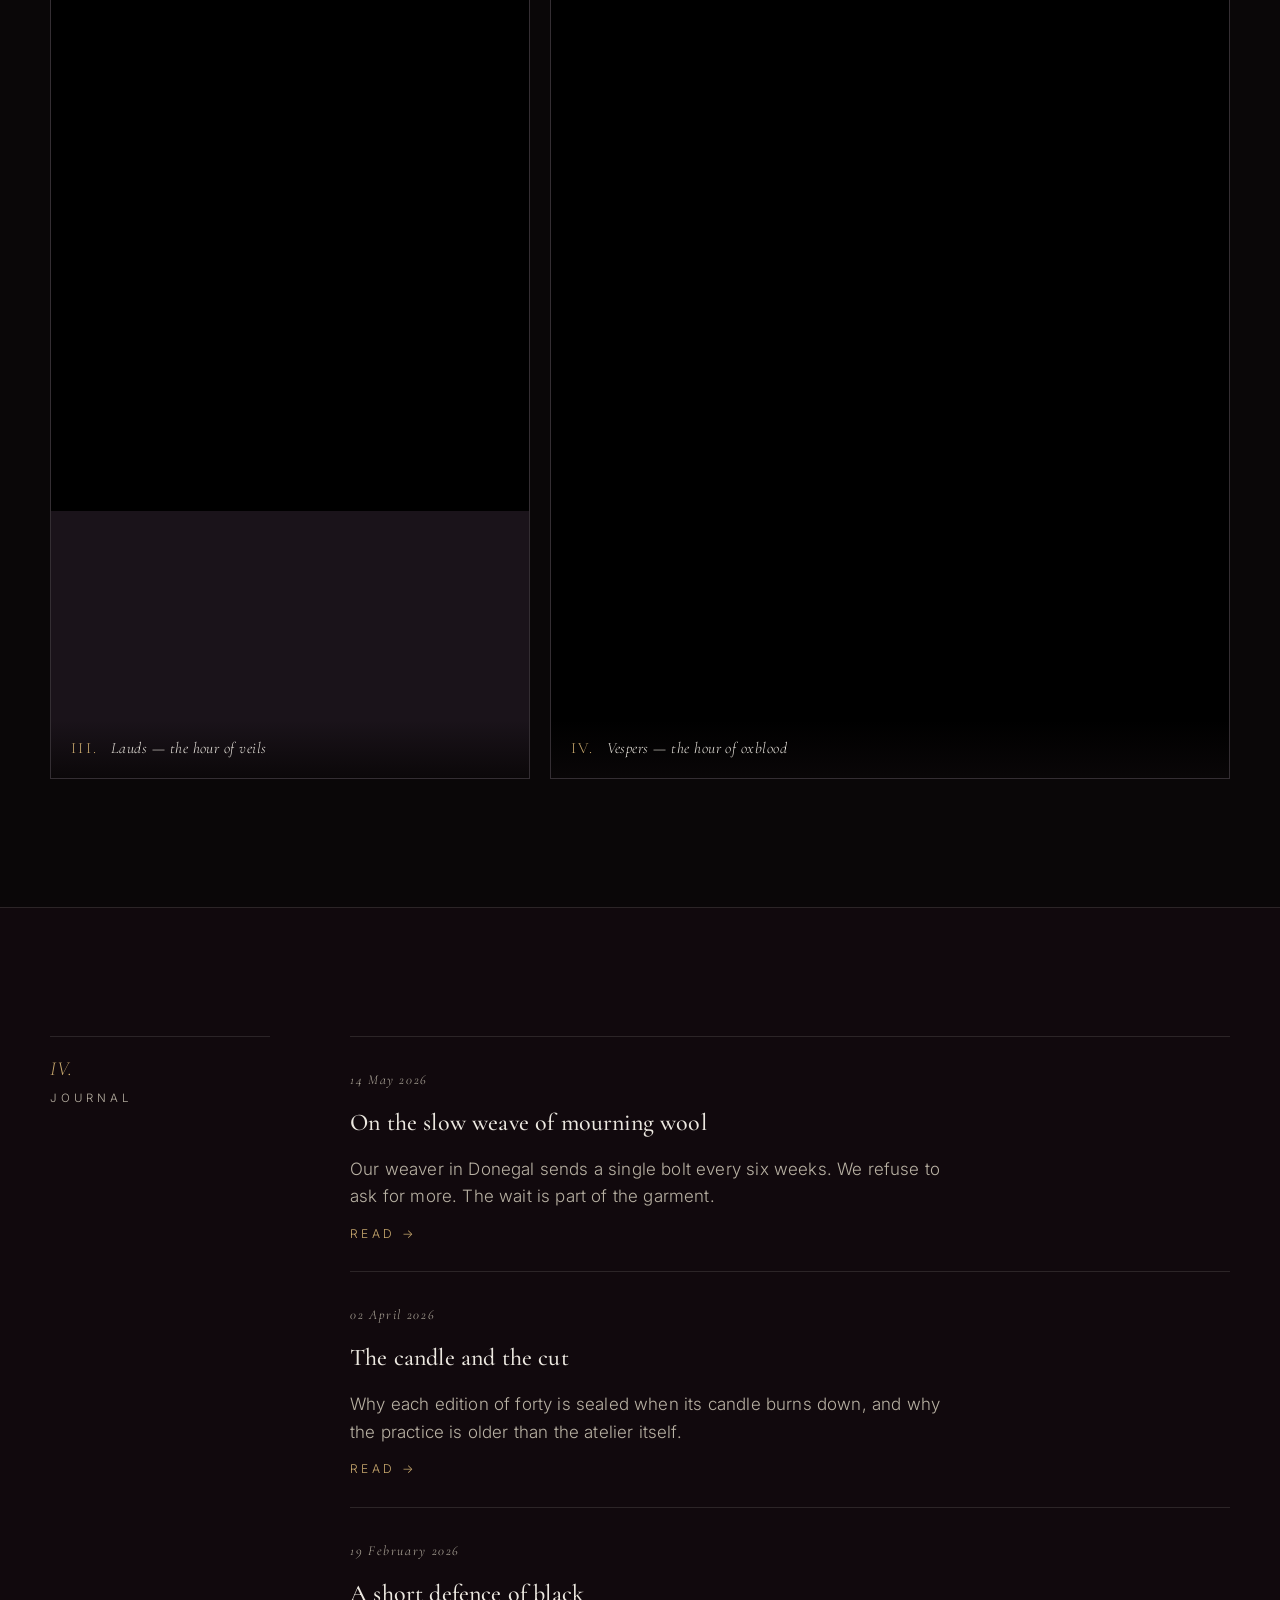
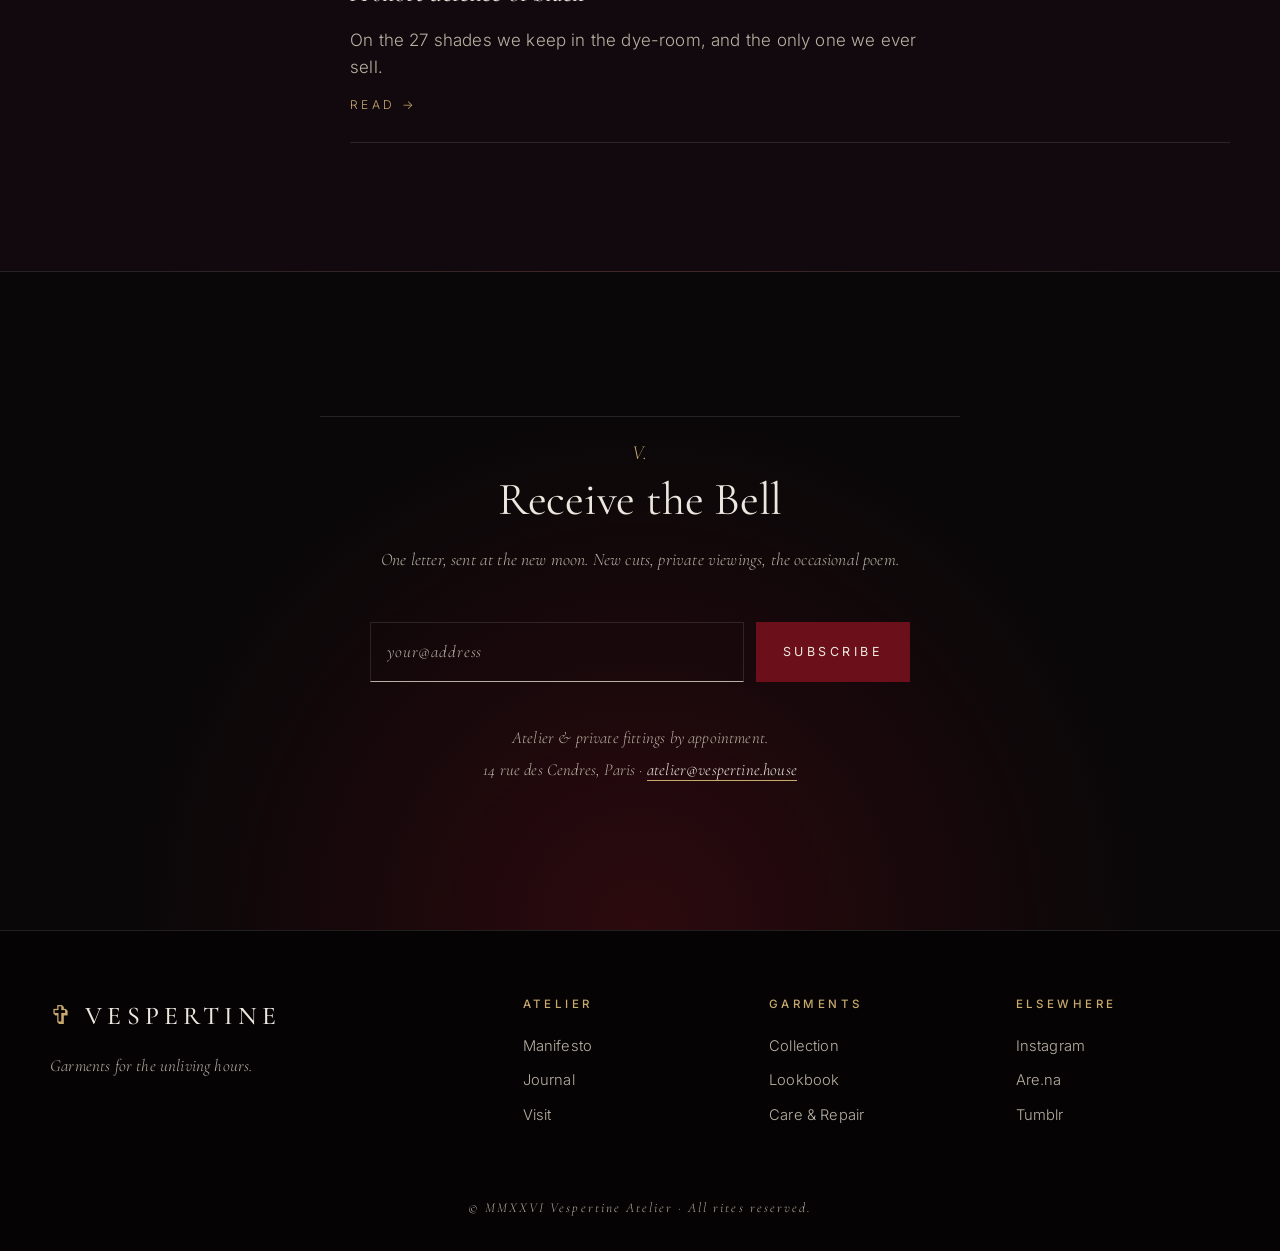
<file: archive/vespertine/index.html>
<!doctype html>
<html lang="en">
<head>
  <meta charset="utf-8" />
  <meta name="viewport" content="width=device-width, initial-scale=1" />
  <meta name="theme-color" content="#0a0708" />
  <meta name="color-scheme" content="dark" />

  <title>VESPERTINE — Garments for the unliving hours</title>
  <meta name="description" content="Vespertine is a Parisian goth atelier crafting hand-finished mourning wear, chthonic tailoring and sepulchral knitwear. Numbered editions, repaired for life." />
  <meta name="author" content="Vespertine Atelier" />
  <meta name="keywords" content="goth fashion, gothic clothing, mourning wear, atelier, slow fashion, Paris, dark fashion, blackwear" />

  <link rel="canonical" href="https://vespertine.house/" />

  <meta property="og:type" content="website" />
  <meta property="og:site_name" content="Vespertine" />
  <meta property="og:title" content="VESPERTINE — Garments for the unliving hours" />
  <meta property="og:description" content="Hand-finished mourning wear, chthonic tailoring and sepulchral knitwear. Numbered editions of forty. Repaired for life." />
  <meta property="og:url" content="https://vespertine.house/" />
  <meta property="og:locale" content="en_GB" />
  <meta property="og:image" content="https://vespertine.house/og.svg" />
  <meta property="og:image:alt" content="A black wax-sealed envelope bearing the Vespertine cross." />
  <meta property="og:image:width" content="1200" />
  <meta property="og:image:height" content="630" />

  <meta name="twitter:card" content="summary_large_image" />
  <meta name="twitter:title" content="VESPERTINE — Garments for the unliving hours" />
  <meta name="twitter:description" content="Hand-finished mourning wear, chthonic tailoring, sepulchral knitwear. Numbered editions of forty." />
  <meta name="twitter:image" content="https://vespertine.house/og.svg" />
  <meta name="twitter:image:alt" content="A black wax-sealed envelope bearing the Vespertine cross." />

  <link rel="preconnect" href="https://fonts.googleapis.com" />
  <link rel="preconnect" href="https://fonts.gstatic.com" crossorigin />
  <link rel="preload" as="style" href="https://fonts.googleapis.com/css2?family=UnifrakturCook:wght@700&family=Cormorant+Garamond:ital,wght@0,300;0,400;0,500;0,600;1,300;1,400&family=Inter:wght@300;400;500;600&display=swap" />
  <link href="https://fonts.googleapis.com/css2?family=UnifrakturCook:wght@700&family=Cormorant+Garamond:ital,wght@0,300;0,400;0,500;0,600;1,300;1,400&family=Inter:wght@300;400;500;600&display=swap" rel="stylesheet" />
  <link rel="stylesheet" href="styles.css" />

  <link rel="icon" href="data:image/svg+xml;utf8,<svg xmlns='http://www.w3.org/2000/svg' viewBox='0 0 32 32'><rect width='32' height='32' fill='%230a0708'/><text x='16' y='23' text-anchor='middle' font-size='22' fill='%23c9a96e' font-family='serif'>V</text></svg>" />
  <link rel="apple-touch-icon" href="data:image/svg+xml;utf8,<svg xmlns='http://www.w3.org/2000/svg' viewBox='0 0 180 180'><rect width='180' height='180' fill='%230a0708'/><text x='90' y='130' text-anchor='middle' font-size='130' fill='%23c9a96e' font-family='serif'>V</text></svg>" />

  <script type="application/ld+json">
  {
    "@context": "https://schema.org",
    "@graph": [
      {
        "@type": "Organization",
        "@id": "https://vespertine.house/#org",
        "name": "Vespertine Atelier",
        "alternateName": "Vespertine",
        "url": "https://vespertine.house/",
        "email": "atelier@vespertine.house",
        "foundingDate": "2026",
        "description": "A Parisian goth atelier crafting hand-finished mourning wear, chthonic tailoring and sepulchral knitwear in numbered editions of forty.",
        "address": {
          "@type": "PostalAddress",
          "streetAddress": "14 rue des Cendres",
          "addressLocality": "Paris",
          "addressCountry": "FR"
        },
        "logo": "https://vespertine.house/og.svg"
      },
      {
        "@type": "WebSite",
        "@id": "https://vespertine.house/#website",
        "url": "https://vespertine.house/",
        "name": "Vespertine",
        "publisher": { "@id": "https://vespertine.house/#org" },
        "inLanguage": "en-GB"
      },
      {
        "@type": "ItemList",
        "name": "The First Vigil — Spring Collection",
        "itemListOrder": "https://schema.org/ItemListOrderAscending",
        "numberOfItems": 6,
        "itemListElement": [
          { "@type": "ListItem", "position": 1, "item": { "@type": "Product", "name": "The Mourner's Coat", "offers": { "@type": "Offer", "price": "1240", "priceCurrency": "EUR", "availability": "https://schema.org/LimitedAvailability" } } },
          { "@type": "ListItem", "position": 2, "item": { "@type": "Product", "name": "Vesper Slip Dress", "offers": { "@type": "Offer", "price": "680", "priceCurrency": "EUR", "availability": "https://schema.org/LimitedAvailability" } } },
          { "@type": "ListItem", "position": 3, "item": { "@type": "Product", "name": "Sepulchre Boot", "offers": { "@type": "Offer", "price": "540", "priceCurrency": "EUR", "availability": "https://schema.org/LimitedAvailability" } } },
          { "@type": "ListItem", "position": 4, "item": { "@type": "Product", "name": "Widow's Veil", "offers": { "@type": "Offer", "price": "320", "priceCurrency": "EUR", "availability": "https://schema.org/LimitedAvailability" } } },
          { "@type": "ListItem", "position": 5, "item": { "@type": "Product", "name": "Reliquary Sweater", "offers": { "@type": "Offer", "price": "460", "priceCurrency": "EUR", "availability": "https://schema.org/LimitedAvailability" } } },
          { "@type": "ListItem", "position": 6, "item": { "@type": "Product", "name": "Crypt Trouser", "offers": { "@type": "Offer", "price": "420", "priceCurrency": "EUR", "availability": "https://schema.org/LimitedAvailability" } } }
        ]
      }
    ]
  }
  </script>
</head>
<body class="is-loading">

  <!-- ==================== Loader (candle) ==================== -->
  <div class="loader" data-loader aria-hidden="true">
    <div class="loader-stage">
      <svg class="loader-candle" viewBox="0 0 80 200" aria-hidden="true">
        <defs>
          <radialGradient id="halo" cx="50%" cy="35%" r="55%">
            <stop offset="0%" stop-color="#ffd28a" stop-opacity=".75"/>
            <stop offset="60%" stop-color="#c9a96e" stop-opacity=".15"/>
            <stop offset="100%" stop-color="#0a0708" stop-opacity="0"/>
          </radialGradient>
          <linearGradient id="wax" x1="0" x2="0" y1="0" y2="1">
            <stop offset="0" stop-color="#1a131a"/>
            <stop offset="1" stop-color="#050304"/>
          </linearGradient>
        </defs>
        <circle class="loader-halo" cx="40" cy="70" r="55" fill="url(#halo)"/>
        <rect x="32" y="92" width="16" height="92" fill="url(#wax)" stroke="#c9a96e" stroke-width=".5"/>
        <line x1="40" y1="78" x2="40" y2="92" stroke="#c9a96e" stroke-width="1"/>
        <path class="loader-flame" d="M40 50 Q32 70 40 88 Q48 70 40 50 Z" fill="#ffd28a"/>
        <path class="loader-flame-inner" d="M40 60 Q35 74 40 86 Q45 74 40 60 Z" fill="#fff5d8"/>
        <path class="loader-smoke" d="M40 78 Q34 60 42 44 Q34 28 44 12" stroke="#b8b1a3" stroke-width="1" fill="none" stroke-linecap="round" opacity="0"/>
      </svg>
      <p class="loader-word" aria-hidden="true">Vespertine</p>
    </div>
  </div>

  <!-- ==================== Custom cursor ==================== -->
  <div class="cursor" data-cursor aria-hidden="true">
    <div class="cursor-ring"></div>
    <div class="cursor-dot"></div>
  </div>

  <a href="#main" class="skip">Skip to content</a>

  <!-- ==================== Header ==================== -->
  <header class="site-header" data-header>
    <div class="container header-inner">
      <a class="brand" href="#top" aria-label="Vespertine — home" data-cursor-target>
        <span class="brand-mark" aria-hidden="true">&#x271E;</span>
        <span class="brand-word">Vespertine</span>
      </a>
      <nav class="nav" aria-label="Primary">
        <ul>
          <li><a href="#manifesto" data-cursor-target>Manifesto</a></li>
          <li><a href="#collection" data-cursor-target>Collection</a></li>
          <li><a href="#lookbook" data-cursor-target>Lookbook</a></li>
          <li><a href="#journal" data-cursor-target>Journal</a></li>
          <li><a href="#contact" data-cursor-target>Contact</a></li>
        </ul>
      </nav>
      <div class="header-actions">
        <button class="cart-btn" type="button" data-cart-toggle data-cursor-target aria-label="Open coffin (0 items)">
          <svg viewBox="0 0 24 24" width="20" height="20" aria-hidden="true">
            <path d="M5 8h14l-1.4 11.2a2 2 0 0 1-2 1.8H8.4a2 2 0 0 1-2-1.8L5 8Z" fill="none" stroke="currentColor" stroke-width="1.4"/>
            <path d="M9 8V6a3 3 0 0 1 6 0v2" fill="none" stroke="currentColor" stroke-width="1.4"/>
          </svg>
          <span class="cart-count" data-cart-count>0</span>
        </button>
        <button class="nav-toggle" aria-expanded="false" aria-controls="mobile-nav" aria-label="Open menu" data-nav-toggle data-cursor-target>
          <span></span><span></span><span></span>
        </button>
      </div>
    </div>
    <div id="mobile-nav" class="mobile-nav" hidden>
      <ul>
        <li><a href="#manifesto">Manifesto</a></li>
        <li><a href="#collection">Collection</a></li>
        <li><a href="#lookbook">Lookbook</a></li>
        <li><a href="#journal">Journal</a></li>
        <li><a href="#contact">Contact</a></li>
      </ul>
    </div>
  </header>

  <main id="main">

    <!-- ==================== Hero ==================== -->
    <section id="top" class="hero">
      <div class="hero-grain" aria-hidden="true"></div>
      <div class="hero-vines" aria-hidden="true" data-parallax="0.04">
        <svg viewBox="0 0 800 800" preserveAspectRatio="xMidYMid slice">
          <defs>
            <radialGradient id="heroHalo" cx="50%" cy="40%" r="55%">
              <stop offset="0%" stop-color="#3a0a16" stop-opacity="0.55" />
              <stop offset="100%" stop-color="#0a0708" stop-opacity="0" />
            </radialGradient>
          </defs>
          <rect width="800" height="800" fill="url(#heroHalo)" />
        </svg>
      </div>
      <div class="hero-spark" aria-hidden="true" data-parallax="0.08"></div>

      <div class="container hero-inner">
        <p class="eyebrow" data-hero-fade>Atelier — est. MMXXVI</p>
        <h1 class="display" aria-label="Vespertine">
          <span class="letter" style="--i:0" aria-hidden="true">V</span><span class="letter" style="--i:1" aria-hidden="true">e</span><span class="letter" style="--i:2" aria-hidden="true">s</span><span class="letter" style="--i:3" aria-hidden="true">p</span><span class="letter" style="--i:4" aria-hidden="true">e</span><span class="letter" style="--i:5" aria-hidden="true">r</span><span class="letter" style="--i:6" aria-hidden="true">t</span><span class="letter" style="--i:7" aria-hidden="true">i</span><span class="letter" style="--i:8" aria-hidden="true">n</span><span class="letter" style="--i:9" aria-hidden="true">e</span>
        </h1>
        <p class="tagline" data-hero-fade>Garments for the unliving hours.</p>
        <p class="lede" data-hero-fade>
          Hand-finished mourning wear, chthonic tailoring and sepulchral knitwear,
          cut for those who keep nocturnal company. Each piece is shaped slowly,
          stitched in dim rooms, blessed by candlelight.
        </p>
        <div class="cta-row" data-hero-fade>
          <a class="btn btn-primary" href="#collection" data-cursor-target>Enter the Collection</a>
          <a class="btn btn-ghost" href="#manifesto" data-cursor-target>Read the Manifesto</a>
        </div>
        <div class="hero-marquee" aria-hidden="true">
          <div class="marquee-track">
            <span>Mourning Wear</span><span>&#x2767;</span>
            <span>Chthonic Tailoring</span><span>&#x2767;</span>
            <span>Sepulchral Knitwear</span><span>&#x2767;</span>
            <span>Veils &amp; Shrouds</span><span>&#x2767;</span>
            <span>Edition &#8470; 67 &middot; at the next new moon</span><span>&#x2767;</span>
            <span>Limited Cuts</span><span>&#x2767;</span>
            <span>Mourning Wear</span><span>&#x2767;</span>
            <span>Chthonic Tailoring</span><span>&#x2767;</span>
            <span>Sepulchral Knitwear</span><span>&#x2767;</span>
            <span>Veils &amp; Shrouds</span><span>&#x2767;</span>
            <span>Edition &#8470; 67 &middot; at the next new moon</span><span>&#x2767;</span>
            <span>Limited Cuts</span><span>&#x2767;</span>
          </div>
        </div>
      </div>
    </section>

    <!-- ==================== Manifesto ==================== -->
    <section id="manifesto" class="manifesto">
      <div class="container two-col">
        <div class="col-label">
          <p class="section-num">I.</p>
          <p class="section-kicker">Manifesto</p>
        </div>
        <div class="col-body">
          <h2 class="serif-display">
            We dress the hours that other houses refuse to acknowledge.
          </h2>
          <p>
            Vespertine is not a fashion house. It is a small, slow atelier devoted to
            the rite of getting dressed in the dark. We believe a garment can carry
            grief, intention and silence. We work in lambswool, raw silk, waxed cotton,
            corded velvet and oxidised brass. Nothing is mass-cut; nothing is hurried.
          </p>
          <ul class="creed">
            <li><span aria-hidden="true">&#x271E;</span> Black, bone, oxblood, pewter. No accidents of colour.</li>
            <li><span aria-hidden="true">&#x271E;</span> Hand-finished in numbered editions of forty or fewer.</li>
            <li><span aria-hidden="true">&#x271E;</span> Repaired for life. We never replace, only mend.</li>
            <li><span aria-hidden="true">&#x271E;</span> Shipped in unmarked muslin, with a candle and a wax seal.</li>
          </ul>
        </div>
      </div>
    </section>

    <!-- ==================== Collection ==================== -->
    <section id="collection" class="collection">
      <div class="container">
        <header class="section-head">
          <p class="section-num">II.</p>
          <h2 class="serif-display">The First Vigil — Spring Collection</h2>
          <p class="section-sub">Twelve pieces. Cast in shadow. Released at dusk.</p>
        </header>

        <div class="grid">
          <article class="card" data-product='{"id":"coat","name":"The Mourner&#39;s Coat","price":1240}'>
            <div class="card-art">
              <svg viewBox="0 0 200 260" preserveAspectRatio="xMidYMid meet" role="img" aria-label="Long mourner&#39;s coat with brass buttons">
                <path d="M100 20 L70 45 L40 60 L40 240 L160 240 L160 60 L130 45 Z" fill="#16111a" stroke="#c9a96e" stroke-width="0.6"/>
                <path d="M100 20 L100 240" stroke="#c9a96e" stroke-width="0.6"/>
                <circle cx="100" cy="80" r="2" fill="#c9a96e"/>
                <circle cx="100" cy="110" r="2" fill="#c9a96e"/>
                <circle cx="100" cy="140" r="2" fill="#c9a96e"/>
                <circle cx="100" cy="170" r="2" fill="#c9a96e"/>
                <path d="M40 60 Q60 200 75 240" stroke="#3a2540" stroke-width="0.6" fill="none"/>
                <path d="M160 60 Q140 200 125 240" stroke="#3a2540" stroke-width="0.6" fill="none"/>
              </svg>
            </div>
            <div class="card-body">
              <p class="card-no">No. 01</p>
              <h3>The Mourner&rsquo;s Coat</h3>
              <p class="card-meta">Waxed wool &middot; oxblood lining &middot; brass closures</p>
              <div class="card-foot">
                <p class="card-price">&euro; 1,240</p>
                <button type="button" class="add-btn" data-add data-cursor-target aria-label="Add The Mourner&#39;s Coat to coffin">
                  <span>Add to coffin</span>
                </button>
              </div>
            </div>
          </article>

          <article class="card" data-product='{"id":"slip","name":"Vesper Slip Dress","price":680}'>
            <div class="card-art">
              <svg viewBox="0 0 200 260" preserveAspectRatio="xMidYMid meet" role="img" aria-label="Slip dress with scalloped hem">
                <path d="M80 30 L120 30 L130 70 L160 240 L40 240 L70 70 Z" fill="#0e0a14" stroke="#c9a96e" stroke-width="0.6"/>
                <path d="M70 70 Q100 100 130 70" stroke="#c9a96e" stroke-width="0.6" fill="none"/>
                <path d="M100 30 L100 240" stroke="#3a2540" stroke-width="0.4"/>
              </svg>
            </div>
            <div class="card-body">
              <p class="card-no">No. 02</p>
              <h3>Vesper Slip Dress</h3>
              <p class="card-meta">Raw silk &middot; scalloped hem &middot; hand-stitched</p>
              <div class="card-foot">
                <p class="card-price">&euro; 680</p>
                <button type="button" class="add-btn" data-add data-cursor-target aria-label="Add Vesper Slip Dress to coffin">
                  <span>Add to coffin</span>
                </button>
              </div>
            </div>
          </article>

          <article class="card" data-product='{"id":"boot","name":"Sepulchre Boot","price":540}'>
            <div class="card-art">
              <svg viewBox="0 0 200 260" preserveAspectRatio="xMidYMid meet" role="img" aria-label="Tall lace-up sepulchre boot">
                <path d="M60 40 L90 40 L92 180 L130 180 L130 220 L55 220 L55 180 L58 180 Z" fill="#16111a" stroke="#c9a96e" stroke-width="0.6"/>
                <path d="M62 70 L90 70 M62 90 L90 90 M62 110 L90 110 M62 130 L90 130 M62 150 L90 150" stroke="#c9a96e" stroke-width="0.4"/>
              </svg>
            </div>
            <div class="card-body">
              <p class="card-no">No. 03</p>
              <h3>Sepulchre Boot</h3>
              <p class="card-meta">Calf leather &middot; 14 eyelets &middot; stacked heel</p>
              <div class="card-foot">
                <p class="card-price">&euro; 540</p>
                <button type="button" class="add-btn" data-add data-cursor-target aria-label="Add Sepulchre Boot to coffin">
                  <span>Add to coffin</span>
                </button>
              </div>
            </div>
          </article>

          <article class="card" data-product='{"id":"veil","name":"Widow&#39;s Veil","price":320}'>
            <div class="card-art">
              <svg viewBox="0 0 200 260" preserveAspectRatio="xMidYMid meet" role="img" aria-label="Long widow&#39;s veil with jet beadwork">
                <path d="M50 40 Q100 10 150 40 L150 220 Q100 250 50 220 Z" fill="#0e0a14" stroke="#c9a96e" stroke-width="0.6"/>
                <path d="M50 60 Q100 80 150 60 M50 100 Q100 120 150 100 M50 140 Q100 160 150 140 M50 180 Q100 200 150 180" stroke="#3a2540" stroke-width="0.4" fill="none"/>
              </svg>
            </div>
            <div class="card-body">
              <p class="card-no">No. 04</p>
              <h3>Widow&rsquo;s Veil</h3>
              <p class="card-meta">Silk tulle &middot; jet beadwork &middot; 1.6m</p>
              <div class="card-foot">
                <p class="card-price">&euro; 320</p>
                <button type="button" class="add-btn" data-add data-cursor-target aria-label="Add Widow&#39;s Veil to coffin">
                  <span>Add to coffin</span>
                </button>
              </div>
            </div>
          </article>

          <article class="card" data-product='{"id":"sweater","name":"Reliquary Sweater","price":460}'>
            <div class="card-art">
              <svg viewBox="0 0 200 260" preserveAspectRatio="xMidYMid meet" role="img" aria-label="Oversize reliquary sweater">
                <path d="M40 60 L70 40 L130 40 L160 60 L160 220 L40 220 Z" fill="#16111a" stroke="#c9a96e" stroke-width="0.6"/>
                <path d="M40 80 L160 80 M40 100 L160 100 M40 120 L160 120 M40 140 L160 140 M40 160 L160 160 M40 180 L160 180 M40 200 L160 200" stroke="#3a2540" stroke-width="0.4"/>
                <path d="M70 40 Q100 60 130 40" stroke="#c9a96e" stroke-width="0.6" fill="none"/>
              </svg>
            </div>
            <div class="card-body">
              <p class="card-no">No. 05</p>
              <h3>Reliquary Sweater</h3>
              <p class="card-meta">Chunky lambswool &middot; ribbed cuffs &middot; oversize</p>
              <div class="card-foot">
                <p class="card-price">&euro; 460</p>
                <button type="button" class="add-btn" data-add data-cursor-target aria-label="Add Reliquary Sweater to coffin">
                  <span>Add to coffin</span>
                </button>
              </div>
            </div>
          </article>

          <article class="card" data-product='{"id":"trouser","name":"Crypt Trouser","price":420}'>
            <div class="card-art">
              <svg viewBox="0 0 200 260" preserveAspectRatio="xMidYMid meet" role="img" aria-label="Pleated crypt trouser">
                <path d="M60 30 L140 30 L150 240 L110 240 L100 110 L90 240 L50 240 Z" fill="#0e0a14" stroke="#c9a96e" stroke-width="0.6"/>
                <path d="M100 30 L100 110" stroke="#3a2540" stroke-width="0.4"/>
              </svg>
            </div>
            <div class="card-body">
              <p class="card-no">No. 06</p>
              <h3>Crypt Trouser</h3>
              <p class="card-meta">Heavy wool &middot; pleated front &middot; cropped break</p>
              <div class="card-foot">
                <p class="card-price">&euro; 420</p>
                <button type="button" class="add-btn" data-add data-cursor-target aria-label="Add Crypt Trouser to coffin">
                  <span>Add to coffin</span>
                </button>
              </div>
            </div>
          </article>
        </div>

        <p class="collection-note">
          Each piece is released in an edition of forty. Once the candle burns out, the cut is retired.
        </p>
      </div>
    </section>

    <!-- ==================== Lookbook ==================== -->
    <section id="lookbook" class="lookbook">
      <div class="container">
        <header class="section-head">
          <p class="section-num">III.</p>
          <h2 class="serif-display">Lookbook &mdash; <em>Hours of the Night</em></h2>
          <p class="section-sub">Photographed in the abandoned chapel at Saint-Maron, by candle and flash.</p>
        </header>

        <div class="lookbook-grid">
          <figure class="look look-1">
            <div class="look-art" role="img" aria-label="A figure in grey silk caught in candlelight"></div>
            <figcaption><span>I.</span> Compline &mdash; the hour of grey silk</figcaption>
          </figure>
          <figure class="look look-2">
            <div class="look-art" role="img" aria-label="A long coat trailing across a stone floor"></div>
            <figcaption><span>II.</span> Matins &mdash; the hour of the long coat</figcaption>
          </figure>
          <figure class="look look-3">
            <div class="look-art" role="img" aria-label="A black tulle veil drifting in lamplight"></div>
            <figcaption><span>III.</span> Lauds &mdash; the hour of veils</figcaption>
          </figure>
          <figure class="look look-4">
            <div class="look-art" role="img" aria-label="An oxblood-lined coat against deep shadow"></div>
            <figcaption><span>IV.</span> Vespers &mdash; the hour of oxblood</figcaption>
          </figure>
        </div>
      </div>
    </section>

    <!-- ==================== Journal ==================== -->
    <section id="journal" class="journal">
      <div class="container two-col">
        <div class="col-label">
          <p class="section-num">IV.</p>
          <p class="section-kicker">Journal</p>
        </div>
        <div class="col-body">
          <article class="entry">
            <p class="entry-date">14 May 2026</p>
            <h3>On the slow weave of mourning wool</h3>
            <p>
              Our weaver in Donegal sends a single bolt every six weeks. We refuse
              to ask for more. The wait is part of the garment.
            </p>
            <a href="#" class="more" data-cursor-target>Read &rarr;</a>
          </article>
          <article class="entry">
            <p class="entry-date">02 April 2026</p>
            <h3>The candle and the cut</h3>
            <p>
              Why each edition of forty is sealed when its candle burns down,
              and why the practice is older than the atelier itself.
            </p>
            <a href="#" class="more" data-cursor-target>Read &rarr;</a>
          </article>
          <article class="entry">
            <p class="entry-date">19 February 2026</p>
            <h3>A short defence of black</h3>
            <p>
              On the 27 shades we keep in the dye-room, and the only one we ever sell.
            </p>
            <a href="#" class="more" data-cursor-target>Read &rarr;</a>
          </article>
        </div>
      </div>
    </section>

    <!-- ==================== Contact ==================== -->
    <section id="contact" class="contact">
      <div class="container">
        <header class="section-head center">
          <p class="section-num">V.</p>
          <h2 class="serif-display">Receive the Bell</h2>
          <p class="section-sub">
            One letter, sent at the new moon. New cuts, private viewings, the occasional poem.
          </p>
        </header>

        <form class="signup" data-signup novalidate>
          <label for="email" class="visually-hidden">Email address</label>
          <input id="email" name="email" type="email" required placeholder="your@address" autocomplete="email" />
          <button type="submit" class="btn btn-primary" data-cursor-target>Subscribe</button>
          <p class="signup-msg" role="status" aria-live="polite" hidden>The bell will reach you. Welcome to Vespertine.</p>
        </form>

        <p class="contact-note">
          Atelier &amp; private fittings by appointment.<br/>
          14 rue des Cendres, Paris &middot; <a href="mailto:atelier@vespertine.house" data-cursor-target>atelier@vespertine.house</a>
        </p>
      </div>
    </section>
  </main>

  <!-- ==================== Footer ==================== -->
  <footer class="site-footer">
    <div class="container footer-inner">
      <div class="foot-brand">
        <span class="brand-mark" aria-hidden="true">&#x271E;</span>
        <span class="brand-word">Vespertine</span>
        <p class="foot-tag">Garments for the unliving hours.</p>
      </div>
      <div class="foot-cols">
        <div>
          <h4>Atelier</h4>
          <ul>
            <li><a href="#manifesto">Manifesto</a></li>
            <li><a href="#journal">Journal</a></li>
            <li><a href="#contact">Visit</a></li>
          </ul>
        </div>
        <div>
          <h4>Garments</h4>
          <ul>
            <li><a href="#collection">Collection</a></li>
            <li><a href="#lookbook">Lookbook</a></li>
            <li><a href="#">Care &amp; Repair</a></li>
          </ul>
        </div>
        <div>
          <h4>Elsewhere</h4>
          <ul>
            <li><a href="#">Instagram</a></li>
            <li><a href="#">Are.na</a></li>
            <li><a href="#">Tumblr</a></li>
          </ul>
        </div>
      </div>
    </div>
    <p class="copyright">&copy; MMXXVI Vespertine Atelier &middot; All rites reserved.</p>
  </footer>

  <!-- ==================== Cart drawer ==================== -->
  <aside class="cart" id="cart" data-cart aria-label="Coffin" aria-hidden="true" hidden>
    <div class="cart-scrim" data-cart-close></div>
    <div class="cart-panel" role="dialog" aria-modal="true" aria-labelledby="cart-title">
      <header class="cart-head">
        <h2 id="cart-title" class="serif-display">The Coffin</h2>
        <button type="button" class="cart-close" data-cart-close data-cursor-target aria-label="Close coffin">&times;</button>
      </header>
      <div class="cart-body" data-cart-items>
        <p class="cart-empty">Your coffin lies empty.<br/><em>Choose a garment from the vigil.</em></p>
      </div>
      <footer class="cart-foot">
        <div class="cart-total">
          <span>Total</span>
          <span data-cart-total>&euro; 0</span>
        </div>
        <button type="button" class="btn btn-primary cart-checkout" data-cursor-target>Begin the rite</button>
        <p class="cart-note">Shipped in unmarked muslin with a candle and a wax seal.</p>
      </footer>
    </div>
  </aside>

  <script src="script.js" defer></script>
</body>
</html>
</file>
<file: styles.css>
/* =========================================================
   ŒIL STUDIO — Scénographie & direction artistique
   D.A. : ARTISTIQUE
   Palette : encre / os / iris ambre / iris indigo / vermillon
   ========================================================= */

:root {
  --ink:        #0a0910;
  --ink-2:      #100e1a;
  --ink-3:      #16131f;
  --ink-soft:   #1d1929;

  --bone:       #f0ebe0;
  --bone-dim:   #a39bb0;
  --bone-faint: #6f6880;

  --amber:        #e7ad43;
  --amber-bright: #f4cd79;
  --amber-deep:   #b97b27;

  --indigo:        #4a3d8f;
  --indigo-bright: #6e5bd0;
  --indigo-deep:   #221a45;

  --vermilion:  #ee5b3a;

  --line:        rgba(240, 235, 224, 0.12);
  --line-strong: rgba(240, 235, 224, 0.24);

  --serif: "Fraunces", "Times New Roman", Georgia, serif;
  --sans:  "Inter", -apple-system, BlinkMacSystemFont, "Helvetica Neue", sans-serif;
  --mono:  "Space Mono", "SFMono-Regular", ui-monospace, monospace;

  --container: 1280px;
  --gutter: clamp(1.25rem, 5vw, 4rem);

  --ease:     cubic-bezier(.2, .7, .2, 1);
  --ease-out: cubic-bezier(.16, 1, .3, 1);
  --ease-eye: cubic-bezier(.65, 0, .2, 1);
}

/* ---------- Reset ---------- */
*, *::before, *::after { box-sizing: border-box; }
html { -webkit-text-size-adjust: 100%; scroll-behavior: smooth; }
@media (prefers-reduced-motion: reduce) { html { scroll-behavior: auto; } }

body {
  margin: 0;
  background: var(--ink);
  color: var(--bone);
  font-family: var(--sans);
  font-weight: 300;
  font-size: 17px;
  line-height: 1.65;
  letter-spacing: 0.01em;
  -webkit-font-smoothing: antialiased;
  text-rendering: optimizeLegibility;
  overflow-x: hidden;
}
body.is-loading { overflow: hidden; height: 100vh; }
body.menu-open  { overflow: hidden; }

img, svg { display: block; max-width: 100%; }
a { color: inherit; text-decoration: none; transition: color .3s var(--ease); }
button { font: inherit; cursor: pointer; background: none; border: 0; color: inherit; }
ul, ol { margin: 0; padding: 0; list-style: none; }
h1, h2, h3 { margin: 0; font-weight: 400; }
p { margin: 0; }

::selection { background: var(--amber); color: var(--ink); }

/* film grain global + halo d'iris en fond */
body::before {
  content: "";
  position: fixed; inset: 0;
  z-index: 0; pointer-events: none;
  background:
    radial-gradient(120% 80% at 50% -10%, rgba(74, 61, 143, .22), transparent 55%),
    radial-gradient(80% 50% at 85% 110%, rgba(231, 173, 67, .08), transparent 60%);
}
body::after {
  content: "";
  position: fixed; inset: 0;
  z-index: 9; pointer-events: none; opacity: .04; mix-blend-mode: overlay;
  background-image: url("data:image/svg+xml,%3Csvg xmlns='http://www.w3.org/2000/svg' width='160' height='160'%3E%3Cfilter id='n'%3E%3CfeTurbulence type='fractalNoise' baseFrequency='0.85' numOctaves='2'/%3E%3C/filter%3E%3Crect width='100%25' height='100%25' filter='url(%23n)'/%3E%3C/svg%3E");
}

/* =========================================================
   INTRO — l'œil qui s'ouvre
   ========================================================= */
.intro {
  position: fixed; inset: 0;
  z-index: 1000;
  display: grid; place-items: center;
  background: radial-gradient(120% 120% at 50% 45%, #14111f 0%, #07060c 60%, #050409 100%);
}
.intro__noise {
  position: absolute; inset: 0; opacity: .05; pointer-events: none;
  background-image: url("data:image/svg+xml,%3Csvg xmlns='http://www.w3.org/2000/svg' width='140' height='140'%3E%3Cfilter id='n'%3E%3CfeTurbulence type='fractalNoise' baseFrequency='0.9' numOctaves='2'/%3E%3C/filter%3E%3Crect width='100%25' height='100%25' filter='url(%23n)'/%3E%3C/svg%3E");
}
.intro__stage {
  position: relative;
  width: min(86vw, 760px);
  text-align: center;
  transform-origin: 50% 50%;
  will-change: transform, opacity;
}
.eye {
  width: 100%; height: auto;
  filter: drop-shadow(0 26px 70px rgba(231, 173, 67, .14));
}
.eye__sclera, .eye__shadow, .eye__iris, .eye__seam, .eye__spec, .eye__spec2, .eye__outline, .eye__brow { will-change: transform, opacity; }

/* état initial : œil fermé */
.eye__lid--top    { transform: translateY(0); transition: transform 1.25s var(--ease-eye); }
.eye__lid--bottom { transform: translateY(0); transition: transform 1.25s var(--ease-eye); }
.eye__iris  { opacity: 0; transition: opacity .9s ease .35s; transform-box: fill-box; }
.eye__sclera, .eye__shadow { opacity: 0; transition: opacity .8s ease .2s; }
.eye__outline { opacity: 0; transition: opacity 1s ease .1s; }
.eye__brow { opacity: 0; transition: opacity 1.1s ease .4s; }
.eye__seam { opacity: 1; transition: opacity .5s ease; }

/* œil ouvert */
.intro.is-open .eye__lid--top    { transform: translateY(-230px); }
.intro.is-open .eye__lid--bottom { transform: translateY(230px); }
.intro.is-open .eye__iris,
.intro.is-open .eye__sclera { opacity: 1; }
.intro.is-open .eye__shadow { opacity: .22; }
.intro.is-open .eye__outline { opacity: .5; }
.intro.is-open .eye__brow { opacity: .18; }
.intro.is-open .eye__seam { opacity: 0; }

.intro__text {
  margin-top: clamp(1rem, 3vw, 2rem);
  opacity: 0; transform: translateY(14px);
  transition: opacity .9s ease 1s, transform .9s var(--ease-out) 1s;
}
.intro.is-open .intro__text { opacity: 1; transform: none; }
.intro__word {
  font-family: var(--serif);
  font-weight: 400;
  font-size: clamp(2.6rem, 9vw, 5rem);
  letter-spacing: .22em;
  text-indent: .22em;
  color: var(--bone);
  line-height: 1;
}
.intro__sub {
  margin-top: .9rem;
  font-family: var(--mono);
  font-size: clamp(.58rem, 1.6vw, .72rem);
  letter-spacing: .42em;
  text-indent: .42em;
  color: var(--amber);
}
.intro__enter {
  position: absolute;
  left: 50%; bottom: clamp(-5.5rem, -10vw, -4rem);
  transform: translateX(-50%) translateY(10px);
  display: inline-flex; align-items: center; gap: .6rem;
  padding: .8rem 1.6rem;
  font-family: var(--mono);
  font-size: .68rem; letter-spacing: .22em; text-transform: uppercase;
  color: var(--bone-dim);
  border: 1px solid var(--line);
  border-radius: 100px;
  opacity: 0;
  transition: opacity .8s ease 1.4s, transform .8s ease 1.4s, color .3s, border-color .3s, background .3s;
}
.intro.is-open .intro__enter { opacity: 1; transform: translateX(-50%) translateY(0); }
.intro__enter:hover { color: var(--ink); background: var(--amber); border-color: var(--amber); }
.intro__enter svg { transition: transform .3s var(--ease); }
.intro__enter:hover svg { transform: translateX(4px); }

/* le "void" qui remplit l'écran quand on rentre dans la pupille */
.intro__void {
  position: absolute; inset: 0; z-index: 2;
  background: var(--ink);
  opacity: 0; pointer-events: none;
  transition: opacity .5s ease;
}

/* entrée dans l'œil : zoom dans la pupille */
.intro.is-entering .intro__stage {
  transform: scale(13);
  opacity: 0;
  transition: transform 1.15s cubic-bezier(.7, 0, .35, 1), opacity 1.15s ease .35s;
}
.intro.is-entering .intro__enter { opacity: 0; transition: opacity .3s; }
.intro.is-entering .intro__void { opacity: 1; transition: opacity .9s ease .25s; }
.intro.is-done {
  opacity: 0; pointer-events: none;
  transition: opacity .5s ease;
}

/* =========================================================
   CURSEUR
   ========================================================= */
.cursor { position: fixed; top: 0; left: 0; z-index: 900; pointer-events: none; mix-blend-mode: difference; }
.cursor__ring {
  position: absolute; width: 38px; height: 38px;
  margin: -19px 0 0 -19px; border: 1px solid rgba(240,235,224,.7);
  border-radius: 50%;
  transition: width .3s var(--ease), height .3s var(--ease), margin .3s var(--ease), opacity .3s;
}
.cursor__dot {
  position: absolute; width: 5px; height: 5px; margin: -2.5px 0 0 -2.5px;
  background: var(--bone); border-radius: 50%;
}
.cursor.is-hover .cursor__ring { width: 64px; height: 64px; margin: -32px 0 0 -32px; }
body.intro-active .cursor { opacity: 0; }
@media (hover: none), (pointer: coarse) { .cursor { display: none; } }

/* =========================================================
   EN-TÊTE
   ========================================================= */
.header {
  position: fixed; top: 0; left: 0; right: 0; z-index: 200;
  transition: background .4s var(--ease), border-color .4s, backdrop-filter .4s;
  border-bottom: 1px solid transparent;
}
.header.is-scrolled {
  background: rgba(10, 9, 16, .72);
  backdrop-filter: blur(14px) saturate(140%);
  border-bottom-color: var(--line);
}
.header__inner {
  max-width: var(--container); margin: 0 auto;
  padding: clamp(1rem, 2.4vw, 1.5rem) var(--gutter);
  display: flex; align-items: center; justify-content: space-between; gap: 1rem;
}
.brand { display: inline-flex; align-items: center; gap: .65rem; color: var(--bone); }
.brand__mark { color: var(--amber); flex: none; }
.brand__mark .brand__iris { transition: transform .4s var(--ease); transform-origin: 20px 12px; }
.brand:hover .brand__iris { transform: scale(.7); }
.brand__word {
  font-family: var(--mono); font-weight: 700;
  font-size: .82rem; letter-spacing: .22em;
}
.brand__word-dim { color: var(--bone-dim); font-weight: 400; }

.nav { display: flex; gap: clamp(1.2rem, 2.4vw, 2.2rem); }
.nav a {
  position: relative;
  font-family: var(--mono); font-size: .72rem; letter-spacing: .16em;
  text-transform: uppercase; color: var(--bone-dim);
  padding: .3rem 0;
}
.nav a::after {
  content: ""; position: absolute; left: 0; bottom: 0; height: 1px; width: 0;
  background: var(--amber); transition: width .35s var(--ease);
}
.nav a:hover, .nav a.is-active { color: var(--bone); }
.nav a.is-active::after, .nav a:hover::after { width: 100%; }

.header__cta {
  font-family: var(--mono); font-size: .72rem; letter-spacing: .16em; text-transform: uppercase;
  padding: .7rem 1.3rem; border: 1px solid var(--line-strong); border-radius: 100px;
  color: var(--bone); transition: background .3s, color .3s, border-color .3s;
}
.header__cta:hover { background: var(--bone); color: var(--ink); border-color: var(--bone); }

.burger { display: none; width: 40px; height: 40px; position: relative; }
.burger span { position: absolute; left: 9px; right: 9px; height: 1.4px; background: var(--bone); transition: transform .3s var(--ease), opacity .3s; }
.burger span:nth-child(1) { top: 16px; }
.burger span:nth-child(2) { top: 23px; }
body.menu-open .burger span:nth-child(1) { transform: translateY(3.5px) rotate(45deg); }
body.menu-open .burger span:nth-child(2) { transform: translateY(-3.5px) rotate(-45deg); }

@media (max-width: 880px) {
  .nav, .header__cta { display: none; }
  .burger { display: block; }
}

/* menu mobile plein écran */
.menu {
  position: fixed; inset: 0; z-index: 190;
  background: var(--ink-2);
  display: flex; flex-direction: column; justify-content: center;
  padding: var(--gutter);
  opacity: 0; visibility: hidden; transform: translateY(-2%);
  transition: opacity .4s var(--ease), transform .4s var(--ease), visibility .4s;
}
body.menu-open .menu { opacity: 1; visibility: visible; transform: none; }
.menu__nav { display: flex; flex-direction: column; gap: .4rem; }
.menu__nav a {
  font-family: var(--serif); font-size: clamp(2rem, 11vw, 3.4rem); font-weight: 300;
  color: var(--bone); display: flex; align-items: baseline; gap: 1rem;
}
.menu__nav a:hover { color: var(--amber); }
.menu__idx { font-family: var(--mono); font-size: .8rem; color: var(--amber); letter-spacing: .1em; }
.menu__foot { margin-top: 2.5rem; font-family: var(--mono); font-size: .72rem; letter-spacing: .18em; color: var(--bone-dim); }

/* =========================================================
   LAYOUT COMMUN
   ========================================================= */
.section {
  position: relative; z-index: 1;
  max-width: var(--container); margin: 0 auto;
  padding: clamp(5rem, 12vw, 9rem) var(--gutter);
}
.section__head { margin-bottom: clamp(2.5rem, 6vw, 4.5rem); }
.kicker {
  display: inline-flex; align-items: center; gap: .7rem;
  font-family: var(--mono); font-size: .72rem; letter-spacing: .26em; text-transform: uppercase;
  color: var(--amber);
}
.kicker__idx { color: var(--bone-faint); }
.section__title {
  margin-top: 1.4rem;
  font-family: var(--serif); font-weight: 300;
  font-size: clamp(2.2rem, 6vw, 4.2rem); line-height: 1.04;
  letter-spacing: -.01em;
}
.section__intro {
  margin-top: 1.6rem; max-width: 54ch;
  color: var(--bone-dim); font-size: clamp(1rem, 1.6vw, 1.12rem);
}

/* boutons */
.btn {
  display: inline-flex; align-items: center; gap: .6rem;
  font-family: var(--mono); font-size: .74rem; letter-spacing: .18em; text-transform: uppercase;
  padding: 1rem 1.8rem; border-radius: 100px; border: 1px solid transparent;
  transition: background .3s var(--ease), color .3s, border-color .3s, transform .3s var(--ease);
}
.btn--solid { background: var(--amber); color: var(--ink); }
.btn--solid:hover { background: var(--amber-bright); color: var(--ink); }
.btn--ghost { border-color: var(--line-strong); color: var(--bone); }
.btn--ghost:hover { border-color: var(--bone); background: rgba(240,235,224,.04); }
.btn--lg { padding: 1.15rem 2.4rem; font-size: .82rem; }

/* =========================================================
   HERO
   ========================================================= */
.hero {
  position: relative; z-index: 1; overflow: hidden;
  min-height: 100svh;
  display: flex; flex-direction: column; justify-content: center;
  max-width: var(--container); margin: 0 auto;
  padding: 8rem var(--gutter) 4rem;
}
.hero__glow {
  position: absolute; z-index: -1; top: -10%; left: 50%;
  transform: translate(-50%, var(--py, 0px));
  width: min(100vw, 1100px); height: 700px;
  background: radial-gradient(50% 50% at 50% 40%, rgba(231,173,67,.16), transparent 70%);
  filter: blur(10px); pointer-events: none;
}
.hero__eyebrow {
  display: inline-flex; align-items: center; gap: .7rem;
  font-family: var(--mono); font-size: clamp(.66rem, 1.5vw, .76rem);
  letter-spacing: .24em; text-transform: uppercase; color: var(--bone-dim);
}
.hero__eyebrow .dot { width: 7px; height: 7px; border-radius: 50%; background: var(--amber); box-shadow: 0 0 12px var(--amber); animation: pulse 2.6s var(--ease) infinite; }
@keyframes pulse { 0%,100% { opacity: 1; transform: scale(1); } 50% { opacity: .4; transform: scale(.7); } }

.hero__title {
  margin: clamp(1.5rem, 3vw, 2.2rem) 0;
  font-family: var(--serif); font-weight: 300;
  font-size: clamp(3.4rem, 15vw, 11rem); line-height: .92; letter-spacing: -.02em;
}
.hero__title .line { display: block; overflow: hidden; }
.hero__title em { font-style: italic; color: var(--amber); font-weight: 300; }
.hero__lead {
  max-width: 52ch; color: var(--bone-dim);
  font-size: clamp(1.05rem, 1.8vw, 1.25rem); line-height: 1.7;
}
.hero__actions { display: flex; flex-wrap: wrap; gap: 1rem; margin-top: clamp(1.8rem, 4vw, 2.6rem); }
.hero__meta {
  display: flex; justify-content: space-between; align-items: center;
  margin-top: clamp(2.5rem, 8vw, 5rem);
  font-family: var(--mono); font-size: .7rem; letter-spacing: .2em; text-transform: uppercase; color: var(--bone-faint);
}
.hero__meta-da { color: var(--amber); }

/* =========================================================
   BANDEAU MARQUES
   ========================================================= */
.marquee {
  position: relative; z-index: 1;
  display: flex; gap: 0; overflow: hidden;
  padding: clamp(1.4rem, 3vw, 2.2rem) 0;
  border-top: 1px solid var(--line); border-bottom: 1px solid var(--line);
  background: var(--ink-2);
  -webkit-mask-image: linear-gradient(90deg, transparent, #000 8%, #000 92%, transparent);
          mask-image: linear-gradient(90deg, transparent, #000 8%, #000 92%, transparent);
}
.marquee__track {
  display: flex; align-items: center; gap: 2.5rem; flex: none;
  padding-right: 2.5rem;
  animation: marquee 36s linear infinite;
}
.marquee__track span {
  font-family: var(--serif); font-style: italic; font-weight: 300;
  font-size: clamp(1.4rem, 3.2vw, 2.4rem); color: var(--bone); white-space: nowrap;
}
.marquee__track .sep { color: var(--amber); font-style: normal; font-size: 1rem; }
@keyframes marquee { to { transform: translateX(-100%); } }
.marquee:hover .marquee__track { animation-play-state: paused; }

/* =========================================================
   STUDIO / MANIFESTE
   ========================================================= */
.studio__grid {
  display: grid; grid-template-columns: 1.5fr 1fr; gap: clamp(2rem, 6vw, 5rem);
  align-items: start;
}
.studio__lead {
  font-family: var(--serif); font-weight: 300; font-style: italic;
  font-size: clamp(1.6rem, 3.6vw, 2.7rem); line-height: 1.25; letter-spacing: -.01em;
  color: var(--bone);
}
.studio__sign { margin-top: 1.4rem; font-family: var(--mono); font-size: .76rem; letter-spacing: .14em; color: var(--amber); }
.studio__body { margin-top: clamp(2rem, 4vw, 3rem); display: grid; gap: 1.2rem; max-width: 56ch; color: var(--bone-dim); }

.studio__eye { display: grid; place-items: center; gap: 1.2rem; align-self: center; }
.watcher { width: min(74vw, 320px); height: auto; }
.watcher__eye { transition: transform .12s linear; }
.studio__eye-cap { font-family: var(--mono); font-size: .72rem; letter-spacing: .22em; text-transform: uppercase; color: var(--bone-faint); }

.stats {
  display: grid; grid-template-columns: repeat(4, 1fr); gap: 1.5rem;
  margin-top: clamp(3rem, 7vw, 5.5rem); padding-top: clamp(2.5rem, 5vw, 4rem);
  border-top: 1px solid var(--line);
}
.stats li { display: flex; flex-direction: column; gap: .4rem; }
.stats strong {
  font-family: var(--serif); font-weight: 300; font-size: clamp(2.6rem, 6vw, 4rem); line-height: 1; color: var(--amber);
}
.stats span { font-size: .9rem; color: var(--bone-dim); max-width: 16ch; }

@media (max-width: 820px) {
  .studio__grid { grid-template-columns: 1fr; }
  .studio__eye { order: -1; }
  .stats { grid-template-columns: repeat(2, 1fr); gap: 2rem 1.5rem; }
}

/* =========================================================
   SAVOIR-FAIRE
   ========================================================= */
.services__list { display: grid; gap: 0; border-top: 1px solid var(--line); }
.service {
  position: relative;
  display: grid; grid-template-columns: auto 1fr auto; align-items: center; gap: clamp(1.2rem, 4vw, 3rem);
  padding: clamp(2rem, 4.5vw, 3.2rem) 0;
  border-bottom: 1px solid var(--line);
  transition: padding-left .4s var(--ease);
}
.service::before {
  content: ""; position: absolute; left: -100%; top: 0; bottom: 0; width: 100%;
  background: linear-gradient(90deg, transparent, rgba(231,173,67,.05));
  transition: left .5s var(--ease); pointer-events: none;
}
.service:hover::before { left: 0; }
.service:hover { padding-left: clamp(.6rem, 2vw, 1.4rem); }
.service__idx { font-family: var(--mono); font-size: .8rem; color: var(--amber); align-self: start; padding-top: .5rem; }
.service__body h3 {
  font-family: var(--serif); font-weight: 300; font-size: clamp(1.6rem, 3.6vw, 2.6rem); line-height: 1.1; letter-spacing: -.01em;
}
.service__body p { margin-top: .9rem; max-width: 56ch; color: var(--bone-dim); }
.service__tags { display: flex; flex-wrap: wrap; gap: .5rem; margin-top: 1.3rem; }
.service__tags li {
  font-family: var(--mono); font-size: .64rem; letter-spacing: .12em; text-transform: uppercase;
  padding: .35rem .75rem; border: 1px solid var(--line); border-radius: 100px; color: var(--bone-dim);
}
.service__eye { width: clamp(54px, 7vw, 80px); color: var(--bone-faint); transition: color .4s, transform .5s var(--ease); }
.service:hover .service__eye { color: var(--amber); transform: rotate(-6deg) scale(1.06); }

@media (max-width: 720px) {
  .service { grid-template-columns: auto 1fr; }
  .service__eye { display: none; }
}

/* =========================================================
   ŒUVRES
   ========================================================= */
.works__grid { display: grid; grid-template-columns: repeat(2, 1fr); gap: clamp(1.5rem, 3vw, 2.4rem); }
.work { display: flex; flex-direction: column; }
.work__visual {
  position: relative; aspect-ratio: 4 / 3; border-radius: 4px; overflow: hidden;
  border: 1px solid var(--line);
  display: grid; place-items: start; padding: 1.3rem;
  transform: translateY(var(--py, 0px));
  transition: transform .6s var(--ease), border-color .4s;
}
.work:hover .work__visual { transform: translateY(calc(var(--py, 0px) - 6px)); border-color: var(--line-strong); }
.work__visual::after {
  content: ""; position: absolute; inset: 0;
  background: radial-gradient(60% 60% at 70% 80%, rgba(10,9,16,.1), rgba(10,9,16,.65));
  transition: opacity .5s; opacity: .8;
}
.work:hover .work__visual::after { opacity: .5; }
.work__num {
  position: relative; z-index: 1;
  font-family: var(--mono); font-size: .72rem; letter-spacing: .2em; color: var(--bone);
  background: rgba(10,9,16,.5); padding: .35rem .6rem; border-radius: 4px; backdrop-filter: blur(4px);
}
/* "visuels" générés : dégradés artistiques par projet */
.work__visual--a { background:
  radial-gradient(80% 120% at 20% 10%, #2a2336, transparent 60%),
  linear-gradient(135deg, #14121d, #2a2150 60%, #0c0a14); }
.work__visual--b { background:
  radial-gradient(70% 100% at 80% 20%, #3a5d3a, transparent 55%),
  linear-gradient(135deg, #11140f, #1f3a24 55%, #0b0d09); }
.work__visual--c { background:
  radial-gradient(90% 120% at 30% 80%, #4a3d8f, transparent 60%),
  linear-gradient(160deg, #15131f, #2a2440 55%, #0e0c16); }
.work__visual--d { background:
  radial-gradient(80% 120% at 70% 10%, #b97b27, transparent 55%),
  linear-gradient(135deg, #1a140b, #5a3d12 60%, #0d0a06); }
.work__visual--e { background:
  radial-gradient(90% 120% at 50% 20%, #1f6b6b, transparent 60%),
  linear-gradient(160deg, #0c1417, #123133 55%, #08090c); }
.work__visual--f { background:
  radial-gradient(80% 120% at 20% 80%, #6e5bd0, transparent 55%),
  radial-gradient(60% 80% at 90% 20%, #e7ad43, transparent 55%),
  linear-gradient(135deg, #100e1a, #1a1730 60%, #0a0910); }

.work__info { padding: 1.4rem .2rem 0; }
.work__info h3 { font-family: var(--serif); font-weight: 300; font-size: clamp(1.3rem, 2.6vw, 1.8rem); line-height: 1.15; }
.work__meta { margin: .55rem 0 .8rem; font-family: var(--mono); font-size: .68rem; letter-spacing: .12em; text-transform: uppercase; color: var(--amber); }
.work__info p:last-child { color: var(--bone-dim); max-width: 48ch; font-size: .98rem; }

@media (max-width: 720px) { .works__grid { grid-template-columns: 1fr; } }

/* =========================================================
   MÉTHODE
   ========================================================= */
.method__steps { display: grid; grid-template-columns: repeat(4, 1fr); gap: clamp(1.5rem, 3vw, 2.5rem); }
.method__steps li { padding-top: 1.5rem; border-top: 1px solid var(--line-strong); }
.method__num { font-family: var(--mono); font-size: .76rem; letter-spacing: .14em; color: var(--amber); }
.method__steps h3 { margin: 1.8rem 0 .8rem; font-family: var(--serif); font-weight: 300; font-size: clamp(1.3rem, 2.6vw, 1.7rem); }
.method__steps p { color: var(--bone-dim); font-size: .96rem; }
@media (max-width: 760px) { .method__steps { grid-template-columns: repeat(2, 1fr); gap: 2.5rem 1.5rem; } }
@media (max-width: 440px) { .method__steps { grid-template-columns: 1fr; } }

/* =========================================================
   ARTISTES
   ========================================================= */
.artists__grid { display: grid; grid-template-columns: repeat(4, 1fr); gap: 1px; background: var(--line); border: 1px solid var(--line); }
.artist {
  background: var(--ink); padding: clamp(1.5rem, 3vw, 2.2rem);
  display: flex; flex-direction: column; gap: .6rem; min-height: 220px;
  transition: background .4s var(--ease);
}
.artist:hover { background: var(--ink-3); }
.artist__role { font-family: var(--mono); font-size: .62rem; letter-spacing: .18em; text-transform: uppercase; color: var(--amber); }
.artist h3 { font-family: var(--serif); font-weight: 400; font-size: clamp(1.3rem, 2.4vw, 1.7rem); margin-top: auto; }
.artist p { color: var(--bone-dim); font-size: .88rem; }
.artists__note { margin-top: 2rem; font-family: var(--mono); font-size: .74rem; letter-spacing: .12em; color: var(--bone-faint); text-align: center; }
@media (max-width: 900px) { .artists__grid { grid-template-columns: repeat(2, 1fr); } }
@media (max-width: 460px) { .artists__grid { grid-template-columns: 1fr; } .artist { min-height: 0; } }

/* =========================================================
   CONTACT
   ========================================================= */
.contact { position: relative; text-align: center; overflow: hidden; }
.contact__glow {
  position: absolute; z-index: 0; left: 50%; top: 30%; transform: translateX(-50%);
  width: min(120vw, 900px); height: 600px;
  background: radial-gradient(50% 50% at 50% 50%, rgba(231,173,67,.16), transparent 70%);
  filter: blur(20px); pointer-events: none;
}
.contact__inner { position: relative; z-index: 1; max-width: 820px; margin: 0 auto; }
.contact .kicker { justify-content: center; }
.contact__title {
  margin: 1.6rem 0; font-family: var(--serif); font-weight: 300;
  font-size: clamp(2.6rem, 8vw, 5.5rem); line-height: 1; letter-spacing: -.02em;
}
.contact__lead { max-width: 56ch; margin: 0 auto 2.5rem; color: var(--bone-dim); font-size: clamp(1.02rem, 1.7vw, 1.18rem); }
.contact__studios {
  display: grid; grid-template-columns: repeat(3, 1fr); gap: 1.5rem;
  margin-top: clamp(3rem, 7vw, 5rem); padding-top: clamp(2.5rem, 5vw, 3.5rem);
  border-top: 1px solid var(--line); text-align: left;
}
.contact__city { font-family: var(--mono); font-size: .7rem; letter-spacing: .2em; text-transform: uppercase; color: var(--amber); display: block; margin-bottom: .7rem; }
.contact__studios p { color: var(--bone-dim); font-size: .95rem; }
@media (max-width: 640px) { .contact__studios { grid-template-columns: 1fr; gap: 1.6rem; text-align: center; } }

/* =========================================================
   PIED DE PAGE
   ========================================================= */
.footer {
  position: relative; z-index: 1;
  max-width: var(--container); margin: 0 auto;
  padding: clamp(3rem, 6vw, 5rem) var(--gutter) 2.5rem;
  border-top: 1px solid var(--line);
}
.footer__top { display: flex; align-items: center; justify-content: space-between; flex-wrap: wrap; gap: 1.5rem; }
.brand--lg .brand__word { font-size: 1rem; letter-spacing: .26em; }
.brand--lg .brand__mark { color: var(--amber); }
.footer__nav { display: flex; flex-wrap: wrap; gap: clamp(1rem, 2.5vw, 2rem); }
.footer__nav a { font-family: var(--mono); font-size: .72rem; letter-spacing: .14em; text-transform: uppercase; color: var(--bone-dim); }
.footer__nav a:hover { color: var(--amber); }
.footer__tag {
  margin: clamp(2.5rem, 6vw, 4rem) 0; font-family: var(--serif); font-style: italic; font-weight: 300;
  font-size: clamp(1.6rem, 4vw, 2.8rem); color: var(--bone); max-width: 22ch;
}
.footer__bottom {
  display: flex; justify-content: space-between; flex-wrap: wrap; gap: .8rem;
  padding-top: 2rem; border-top: 1px solid var(--line);
  font-family: var(--mono); font-size: .68rem; letter-spacing: .1em; color: var(--bone-faint);
}

/* =========================================================
   RÉVÉLATION AU SCROLL
   ========================================================= */
.reveal { opacity: 0; transform: translateY(26px); transition: opacity .9s var(--ease-out), transform .9s var(--ease-out); }
.reveal.is-in { opacity: 1; transform: none; }

/* =========================================================
   RÉDUCTION DES ANIMATIONS
   ========================================================= */
@media (prefers-reduced-motion: reduce) {
  *, *::before, *::after { animation-duration: .001ms !important; animation-iteration-count: 1 !important; transition-duration: .001ms !important; }
  .reveal { opacity: 1; transform: none; }
  .marquee__track { animation: none; }
}
</file>
<file: archive/vespertine/styles.css>
/* =========================================================
   VESPERTINE — Goth atelier landing page (Premium)
   Palette : void / bone / oxblood / pewter / brass
   ========================================================= */

:root {
  --void:     #0a0708;
  --void-2:   #11090d;
  --ash:      #1a131a;
  --pewter:   #2a232a;
  --bone:     #ece8e0;
  --bone-dim: #b8b1a3;
  --oxblood:  #6b0f1a;
  --oxblood-deep: #3a0a16;
  --brass:    #c9a96e;
  --brass-bright: #e2c389;
  --plum:     #3a2540;
  --line:     rgba(236, 232, 224, 0.12);
  --line-strong: rgba(236, 232, 224, 0.22);

  --serif: "Cormorant Garamond", "EB Garamond", Georgia, serif;
  --sans:  "Inter", -apple-system, BlinkMacSystemFont, "Helvetica Neue", sans-serif;
  --black-letter: "UnifrakturCook", "UnifrakturMaguntia", serif;

  --container: 1180px;
  --gutter: clamp(1.25rem, 4vw, 2.5rem);

  --ease: cubic-bezier(.2, .7, .2, 1);
  --ease-out: cubic-bezier(.16, 1, .3, 1);
}

/* ---------- Reset ---------- */
*, *::before, *::after { box-sizing: border-box; }
html { scroll-behavior: smooth; -webkit-text-size-adjust: 100%; }
body {
  margin: 0;
  background: var(--void);
  color: var(--bone);
  font-family: var(--sans);
  font-weight: 300;
  font-size: 17px;
  line-height: 1.6;
  letter-spacing: 0.01em;
  -webkit-font-smoothing: antialiased;
  text-rendering: optimizeLegibility;
  overflow-x: hidden;
}
body.is-loading { overflow: hidden; }
body.cart-open { overflow: hidden; }

img, svg { display: block; max-width: 100%; }
a { color: inherit; text-decoration: none; transition: color .3s var(--ease); }
a:hover { color: var(--brass); }

button { font: inherit; cursor: pointer; background: none; border: 0; color: inherit; }

ul { margin: 0; padding: 0; list-style: none; }

::selection { background: var(--oxblood); color: var(--bone); }

:focus-visible {
  outline: 2px solid var(--brass);
  outline-offset: 3px;
}

.visually-hidden {
  position: absolute; width: 1px; height: 1px; padding: 0; margin: -1px;
  overflow: hidden; clip: rect(0,0,0,0); white-space: nowrap; border: 0;
}

.skip {
  position: absolute; left: -9999px; top: 0; padding: .75rem 1rem;
  background: var(--bone); color: var(--void); z-index: 100;
}
.skip:focus { left: 0; }

/* ---------- Layout primitives ---------- */
.container {
  width: min(100% - var(--gutter) * 2, var(--container));
  margin-inline: auto;
}

.two-col {
  display: grid;
  grid-template-columns: 1fr;
  gap: 2.5rem;
}
@media (min-width: 900px) {
  .two-col { grid-template-columns: 220px 1fr; gap: 5rem; }
}

.col-label {
  border-top: 1px solid var(--line);
  padding-top: 1rem;
  position: sticky;
  top: 6rem;
  align-self: start;
}
.section-num {
  font-family: var(--serif);
  font-style: italic;
  font-size: 1.25rem;
  color: var(--brass);
  margin: 0 0 .25rem;
  letter-spacing: .05em;
}
.section-kicker {
  text-transform: uppercase;
  letter-spacing: .35em;
  font-size: .72rem;
  color: var(--bone-dim);
  margin: 0;
}

.section-head {
  text-align: left;
  margin-bottom: 3rem;
  border-top: 1px solid var(--line);
  padding-top: 1.25rem;
}
.section-head.center { text-align: center; max-width: 640px; margin-inline: auto; }
.section-head .section-num { margin-bottom: .25rem; }
.section-sub {
  font-family: var(--serif);
  font-style: italic;
  color: var(--bone-dim);
  font-size: 1.1rem;
  margin: .5rem 0 0;
}

.serif-display {
  font-family: var(--serif);
  font-weight: 400;
  font-size: clamp(1.8rem, 3.6vw, 2.9rem);
  line-height: 1.15;
  letter-spacing: -.005em;
  margin: 0 0 1.25rem;
  color: var(--bone);
}
.serif-display em { font-style: italic; color: var(--brass); }

/* =========================================================
   Loader (candle)
   ========================================================= */
.loader {
  position: fixed; inset: 0;
  z-index: 9999;
  display: grid; place-items: center;
  background: radial-gradient(ellipse at 50% 45%, #110b0d 0%, #050304 70%);
  transition: opacity .9s var(--ease), visibility .9s var(--ease);
}
.loader.is-done {
  opacity: 0;
  visibility: hidden;
  pointer-events: none;
}
.loader-stage {
  display: grid;
  place-items: center;
  gap: 1.5rem;
}
.loader-candle {
  width: 90px;
  height: auto;
  filter: drop-shadow(0 0 30px rgba(255, 210, 138, .35));
}
.loader-flame {
  transform-origin: 40px 88px;
  animation: flicker 1.7s ease-in-out infinite;
}
.loader-flame-inner {
  transform-origin: 40px 86px;
  animation: flicker 1.1s ease-in-out infinite reverse;
  opacity: .85;
}
.loader-halo {
  transform-origin: 40px 70px;
  animation: halo 1.7s ease-in-out infinite;
}
@keyframes flicker {
  0%, 100% { transform: scaleY(1) scaleX(1) translateX(0); opacity: .95; }
  20%      { transform: scaleY(1.05) scaleX(.95) translateX(-.5px); opacity: 1; }
  45%      { transform: scaleY(.92) scaleX(1.04) translateX(.4px); opacity: .9; }
  70%      { transform: scaleY(1.08) scaleX(.96) translateX(-.3px); opacity: 1; }
}
@keyframes halo {
  0%, 100% { opacity: .9; transform: scale(1); }
  50%      { opacity: 1; transform: scale(1.05); }
}
.loader.is-blowing .loader-flame,
.loader.is-blowing .loader-flame-inner {
  animation: blowout .55s var(--ease) forwards;
}
.loader.is-blowing .loader-halo {
  animation: haloOut .55s var(--ease) forwards;
}
.loader.is-blowing .loader-smoke {
  animation: smoke 1s var(--ease) .15s forwards;
}
@keyframes blowout {
  to { opacity: 0; transform: scaleY(.1) scaleX(1.4); }
}
@keyframes haloOut {
  to { opacity: 0; transform: scale(.4); }
}
@keyframes smoke {
  0%   { opacity: 0; transform: translateY(0); }
  40%  { opacity: .7; }
  100% { opacity: 0; transform: translateY(-30px); }
}
.loader-word {
  font-family: var(--serif);
  font-style: italic;
  font-size: .95rem;
  letter-spacing: .55em;
  text-transform: uppercase;
  color: var(--bone-dim);
  margin: 0;
  padding-left: .55em;
  opacity: .8;
}

/* =========================================================
   Custom cursor
   ========================================================= */
.cursor {
  position: fixed;
  top: 0; left: 0;
  width: 0; height: 0;
  pointer-events: none;
  z-index: 9000;
  mix-blend-mode: difference;
}
.cursor-dot,
.cursor-ring {
  position: fixed;
  top: 0; left: 0;
  pointer-events: none;
  border-radius: 50%;
  transform: translate(-50%, -50%);
  will-change: transform, width, height, background;
}
.cursor-dot {
  width: 6px; height: 6px;
  background: var(--bone);
  transition: width .25s var(--ease), height .25s var(--ease), background .25s var(--ease);
}
.cursor-ring {
  width: 34px; height: 34px;
  border: 1px solid var(--brass);
  transition: width .35s var(--ease), height .35s var(--ease), border-color .35s var(--ease), background .35s var(--ease);
}
.cursor.is-hover .cursor-dot {
  width: 0; height: 0;
}
.cursor.is-hover .cursor-ring {
  width: 56px; height: 56px;
  background: rgba(201, 169, 110, .12);
  border-color: var(--brass-bright);
}
.cursor.is-down .cursor-ring {
  width: 26px; height: 26px;
}
@media (hover: none), (pointer: coarse) {
  .cursor { display: none !important; }
  body { cursor: auto; }
}
@media (hover: hover) and (pointer: fine) {
  body, a, button, input, [role="button"] { cursor: none; }
  .signup input { cursor: text; }
}

/* =========================================================
   Header / Nav
   ========================================================= */
.site-header {
  position: fixed; inset: 0 0 auto 0;
  z-index: 50;
  padding: 1rem 0;
  background: linear-gradient(to bottom, rgba(10,7,8,.85), rgba(10,7,8,0));
  transition: background .4s var(--ease), backdrop-filter .4s var(--ease), padding .4s var(--ease), border-color .4s var(--ease);
  border-bottom: 1px solid transparent;
}
.site-header.is-scrolled {
  background: rgba(10,7,8,.8);
  backdrop-filter: blur(10px) saturate(140%);
  -webkit-backdrop-filter: blur(10px) saturate(140%);
  padding: .5rem 0;
  border-bottom-color: var(--line);
}

.header-inner {
  display: flex;
  align-items: center;
  justify-content: space-between;
  gap: 2rem;
}

.brand {
  display: inline-flex;
  align-items: baseline;
  gap: .55rem;
  font-family: var(--serif);
  font-size: 1.45rem;
  letter-spacing: .18em;
  text-transform: uppercase;
  color: var(--bone);
}
.brand-mark {
  color: var(--brass);
  font-size: 1.15em;
  transform: translateY(.05em);
}
.brand-word { font-weight: 500; }

.nav ul {
  display: flex;
  gap: 2.25rem;
}
.nav a {
  font-size: .78rem;
  letter-spacing: .28em;
  text-transform: uppercase;
  color: var(--bone-dim);
  position: relative;
  padding: .25rem 0;
}
.nav a::after {
  content: "";
  position: absolute; left: 50%; right: 50%; bottom: 0;
  height: 1px; background: var(--brass);
  transition: left .35s var(--ease), right .35s var(--ease);
}
.nav a:hover { color: var(--bone); }
.nav a:hover::after { left: 0; right: 0; }

.header-actions {
  display: flex;
  align-items: center;
  gap: .5rem;
}

.cart-btn {
  position: relative;
  width: 42px; height: 42px;
  display: grid; place-items: center;
  color: var(--bone);
  border: 1px solid var(--line-strong);
  transition: border-color .3s var(--ease), background .3s var(--ease), color .3s var(--ease);
}
.cart-btn:hover {
  border-color: var(--brass);
  background: rgba(201,169,110,.06);
  color: var(--brass);
}
.cart-count {
  position: absolute;
  top: -6px; right: -6px;
  min-width: 18px; height: 18px;
  padding: 0 5px;
  border-radius: 9px;
  background: var(--oxblood);
  color: var(--bone);
  font-size: .65rem;
  font-weight: 500;
  letter-spacing: .03em;
  display: grid; place-items: center;
  transform: scale(0);
  transition: transform .35s var(--ease-out);
}
.cart-btn.has-items .cart-count { transform: scale(1); }
.cart-btn.is-bumped { animation: cartBump .55s var(--ease); }
@keyframes cartBump {
  0%, 100% { transform: scale(1); }
  30%      { transform: scale(1.12) rotate(-3deg); }
  60%      { transform: scale(.96); }
}

.nav-toggle {
  display: none;
  border: 1px solid var(--line-strong);
  width: 42px; height: 42px;
  flex-direction: column; justify-content: center; align-items: center;
  gap: 5px;
}
.nav-toggle span {
  display: block; width: 20px; height: 1px; background: var(--bone);
  transition: transform .3s var(--ease), opacity .3s var(--ease);
}
.nav-toggle[aria-expanded="true"] span:nth-child(1) { transform: translateY(6px) rotate(45deg); }
.nav-toggle[aria-expanded="true"] span:nth-child(2) { opacity: 0; }
.nav-toggle[aria-expanded="true"] span:nth-child(3) { transform: translateY(-6px) rotate(-45deg); }

.mobile-nav {
  border-top: 1px solid var(--line);
  background: rgba(10,7,8,.96);
  backdrop-filter: blur(8px);
  -webkit-backdrop-filter: blur(8px);
}
.mobile-nav ul {
  display: flex; flex-direction: column;
  padding: 1rem var(--gutter) 1.5rem;
}
.mobile-nav a {
  display: block;
  padding: .9rem 0;
  font-size: .85rem;
  letter-spacing: .28em;
  text-transform: uppercase;
  color: var(--bone-dim);
  border-bottom: 1px solid var(--line);
}

@media (max-width: 820px) {
  .nav { display: none; }
  .nav-toggle { display: flex; }
}

/* =========================================================
   Hero
   ========================================================= */
.hero {
  position: relative;
  min-height: 100vh;
  padding: 9rem 0 4rem;
  display: flex; align-items: center;
  isolation: isolate;
  overflow: hidden;
  background:
    radial-gradient(ellipse at 50% 30%, rgba(58,10,22,.55), transparent 60%),
    linear-gradient(180deg, #0a0708 0%, #0a0708 70%, #050304 100%);
}

.hero-grain {
  position: absolute; inset: 0; z-index: -1;
  pointer-events: none;
  opacity: .35;
  mix-blend-mode: overlay;
  background-image: url("data:image/svg+xml;utf8,<svg xmlns='http://www.w3.org/2000/svg' width='200' height='200'><filter id='n'><feTurbulence type='fractalNoise' baseFrequency='.9' numOctaves='2' stitchTiles='stitch'/></filter><rect width='200' height='200' filter='url(%23n)' opacity='.55'/></svg>");
}
.hero-vines {
  position: absolute; inset: 0; z-index: -1;
  pointer-events: none;
  will-change: transform;
}
.hero-vines svg { width: 100%; height: 100%; }

.hero-spark {
  position: absolute; inset: 0; z-index: -1;
  pointer-events: none;
  background-image:
    radial-gradient(2px 2px at 20% 30%, rgba(255, 210, 138, .55), transparent 60%),
    radial-gradient(1.5px 1.5px at 80% 60%, rgba(255, 210, 138, .35), transparent 60%),
    radial-gradient(1px 1px at 65% 25%, rgba(236, 232, 224, .35), transparent 60%),
    radial-gradient(1.5px 1.5px at 35% 75%, rgba(255, 210, 138, .35), transparent 60%),
    radial-gradient(1px 1px at 50% 50%, rgba(236, 232, 224, .25), transparent 60%);
  background-size: 600px 600px;
  background-repeat: repeat;
  opacity: .65;
  animation: sparks 18s linear infinite;
  will-change: transform, background-position;
}
@keyframes sparks {
  from { background-position: 0 0; }
  to   { background-position: 600px -600px; }
}

.hero-inner { position: relative; }

.eyebrow {
  font-family: var(--serif);
  font-style: italic;
  letter-spacing: .25em;
  text-transform: uppercase;
  color: var(--brass);
  font-size: .75rem;
  margin: 0 0 1.5rem;
}

.display {
  font-family: var(--black-letter);
  font-weight: 700;
  font-size: clamp(3.6rem, 13vw, 10rem);
  line-height: .95;
  letter-spacing: -.01em;
  margin: 0;
  color: var(--bone);
  text-shadow: 0 0 40px rgba(107,15,26,.4);
}
.display .letter {
  display: inline-block;
  background: linear-gradient(180deg, var(--bone) 0%, var(--bone-dim) 100%);
  -webkit-background-clip: text;
  background-clip: text;
  -webkit-text-fill-color: transparent;
  opacity: 0;
  transform: translateY(60px) rotate(-6deg);
  filter: blur(10px);
  transition: opacity .9s var(--ease-out), transform .9s var(--ease-out), filter .9s var(--ease-out);
  transition-delay: calc(var(--i, 0) * 60ms + 200ms);
}
body.intro-done .display .letter {
  opacity: 1;
  transform: none;
  filter: blur(0);
}

[data-hero-fade] {
  opacity: 0;
  transform: translateY(20px);
  transition: opacity .9s var(--ease-out), transform .9s var(--ease-out);
  transition-delay: 1.05s;
}
body.intro-done [data-hero-fade] { opacity: 1; transform: none; }
body.intro-done .tagline { transition-delay: 1.15s; }
body.intro-done .lede    { transition-delay: 1.25s; }
body.intro-done .cta-row { transition-delay: 1.35s; }

.tagline {
  font-family: var(--serif);
  font-style: italic;
  font-size: clamp(1.2rem, 2vw, 1.6rem);
  color: var(--bone);
  margin: 1.5rem 0 1rem;
  letter-spacing: .01em;
}

.lede {
  max-width: 540px;
  color: var(--bone-dim);
  font-size: 1.05rem;
  margin: 0 0 2.5rem;
}

.cta-row {
  display: flex; flex-wrap: wrap; gap: 1rem;
  margin-bottom: 4rem;
}

.btn {
  display: inline-flex; align-items: center;
  gap: .6rem;
  padding: .95rem 1.6rem;
  font-size: .78rem;
  letter-spacing: .28em;
  text-transform: uppercase;
  border: 1px solid var(--brass);
  transition: background .35s var(--ease), color .35s var(--ease), border-color .35s var(--ease), transform .25s var(--ease);
  border-radius: 0;
  font-family: var(--sans);
  font-weight: 400;
}
.btn-primary {
  background: var(--oxblood);
  color: var(--bone);
  border-color: var(--oxblood);
}
.btn-primary:hover {
  background: var(--bone);
  color: var(--void);
  border-color: var(--bone);
}
.btn-ghost {
  background: transparent;
  color: var(--bone);
}
.btn-ghost:hover {
  background: var(--brass);
  color: var(--void);
}

/* Marquee */
.hero-marquee {
  position: absolute;
  bottom: -2rem;
  left: calc(-1 * var(--gutter));
  right: calc(-1 * var(--gutter));
  border-top: 1px solid var(--line);
  border-bottom: 1px solid var(--line);
  overflow: hidden;
  padding: 1rem 0;
  background: rgba(10,7,8,.4);
}
.marquee-track {
  display: inline-flex;
  gap: 2.5rem;
  white-space: nowrap;
  animation: marquee 35s linear infinite;
  font-family: var(--serif);
  font-style: italic;
  font-size: 1rem;
  color: var(--bone-dim);
  padding-left: 2.5rem;
}
.marquee-track span:nth-child(even) { color: var(--brass); }
@keyframes marquee {
  from { transform: translateX(0); }
  to   { transform: translateX(-50%); }
}

/* =========================================================
   Manifesto
   ========================================================= */
.manifesto {
  padding: 8rem 0;
  background: linear-gradient(180deg, #050304 0%, var(--void) 100%);
  border-top: 1px solid var(--line);
}
.manifesto p { color: var(--bone-dim); max-width: 60ch; }
.manifesto .serif-display { max-width: 22ch; }

.creed {
  margin-top: 2rem;
  display: grid; gap: .85rem;
}
.creed li {
  font-family: var(--serif);
  font-size: 1.1rem;
  color: var(--bone);
  display: flex; align-items: baseline; gap: .9rem;
  padding-bottom: .85rem;
  border-bottom: 1px solid var(--line);
}
.creed span { color: var(--brass); font-size: .9em; }

/* =========================================================
   Collection
   ========================================================= */
.collection {
  padding: 8rem 0;
  background: var(--void-2);
  border-top: 1px solid var(--line);
}

.grid {
  display: grid;
  grid-template-columns: repeat(auto-fill, minmax(260px, 1fr));
  gap: 2rem 1.75rem;
}

.card {
  position: relative;
  background: linear-gradient(180deg, var(--ash) 0%, var(--void) 100%);
  border: 1px solid var(--line);
  transition: transform .5s var(--ease), border-color .5s var(--ease), background .5s var(--ease);
  overflow: hidden;
}
.card::before {
  content: "";
  position: absolute; inset: 0;
  background: radial-gradient(circle at 50% 0%, rgba(107,15,26,.18), transparent 60%);
  opacity: 0; transition: opacity .5s var(--ease);
  pointer-events: none;
}
.card:hover {
  transform: translateY(-4px);
  border-color: var(--brass);
}
.card:hover::before { opacity: 1; }

.card-art {
  aspect-ratio: 4 / 5;
  background: linear-gradient(160deg, #16111a 0%, #0a0708 100%);
  display: grid; place-items: center;
  border-bottom: 1px solid var(--line);
  position: relative;
  overflow: hidden;
}
.card-art::after {
  content: "";
  position: absolute; inset: 0;
  background: radial-gradient(circle at 30% 20%, rgba(201,169,110,.08), transparent 50%);
  pointer-events: none;
}
.card-art svg { width: 70%; height: 80%; transition: transform .9s var(--ease); }
.card:hover .card-art svg { transform: scale(1.04); }

.card-body { padding: 1.4rem 1.4rem 1.6rem; }
.card-no {
  font-family: var(--serif);
  font-style: italic;
  color: var(--brass);
  font-size: .85rem;
  margin: 0 0 .25rem;
  letter-spacing: .12em;
}
.card h3 {
  font-family: var(--serif);
  font-weight: 500;
  font-size: 1.4rem;
  margin: 0 0 .5rem;
  color: var(--bone);
}
.card-meta {
  font-size: .82rem;
  color: var(--bone-dim);
  letter-spacing: .04em;
  margin: 0 0 1rem;
}
.card-foot {
  display: flex;
  align-items: center;
  justify-content: space-between;
  gap: .75rem;
  padding-top: .85rem;
  border-top: 1px solid var(--line);
}
.card-price {
  font-family: var(--serif);
  font-size: 1rem;
  letter-spacing: .15em;
  color: var(--bone);
  margin: 0;
}
.add-btn {
  position: relative;
  padding: .55rem .85rem;
  border: 1px solid var(--line-strong);
  color: var(--bone-dim);
  font-size: .68rem;
  letter-spacing: .22em;
  text-transform: uppercase;
  transition: color .3s var(--ease), border-color .3s var(--ease), background .3s var(--ease);
}
.add-btn:hover {
  color: var(--void);
  border-color: var(--brass);
  background: var(--brass);
}
.add-btn.is-added {
  color: var(--bone);
  border-color: var(--oxblood);
  background: var(--oxblood);
}
.add-btn.is-added span::after {
  content: " — sealed";
}

.collection-note {
  margin-top: 3rem;
  text-align: center;
  font-family: var(--serif);
  font-style: italic;
  color: var(--bone-dim);
  font-size: 1rem;
}

/* =========================================================
   Lookbook
   ========================================================= */
.lookbook {
  padding: 8rem 0;
  background: var(--void);
  border-top: 1px solid var(--line);
}

.lookbook-grid {
  display: grid;
  grid-template-columns: repeat(12, 1fr);
  gap: 1.25rem;
}
.look {
  position: relative;
  margin: 0;
  overflow: hidden;
  background: var(--ash);
  border: 1px solid var(--line);
}
.look-art {
  width: 100%;
  aspect-ratio: 3 / 4;
  background-color: #0e0a14;
  background-blend-mode: multiply;
  transition: transform .9s var(--ease), filter .9s var(--ease);
  filter: contrast(1.05) brightness(.9);
}
.look:hover .look-art {
  transform: scale(1.04);
  filter: contrast(1.15) brightness(1);
}
.look figcaption {
  position: absolute;
  inset: auto 0 0 0;
  padding: 1rem 1.25rem;
  font-family: var(--serif);
  font-style: italic;
  color: var(--bone);
  background: linear-gradient(to top, rgba(10,7,8,.92), rgba(10,7,8,0));
  font-size: .98rem;
  letter-spacing: .03em;
}
.look figcaption span {
  color: var(--brass);
  margin-right: .5rem;
  font-style: normal;
  letter-spacing: .15em;
}

.look-1 { grid-column: span 7; }
.look-2 { grid-column: span 5; }
.look-3 { grid-column: span 5; }
.look-4 { grid-column: span 7; }

@media (max-width: 720px) {
  .look-1, .look-2, .look-3, .look-4 { grid-column: span 12; }
}

.look-1 .look-art {
  background-image:
    radial-gradient(ellipse at 60% 35%, rgba(201,169,110,.18), transparent 45%),
    radial-gradient(ellipse at 30% 70%, rgba(107,15,26,.32), transparent 55%),
    linear-gradient(160deg, #16111a 0%, #050304 100%);
}
.look-2 .look-art {
  background-image:
    radial-gradient(ellipse at 50% 25%, rgba(236,232,224,.10), transparent 50%),
    radial-gradient(ellipse at 40% 80%, rgba(58,37,64,.6), transparent 60%),
    linear-gradient(180deg, #0e0a14 0%, #050304 100%);
}
.look-3 .look-art {
  background-image:
    radial-gradient(ellipse at 70% 30%, rgba(201,169,110,.22), transparent 50%),
    radial-gradient(circle at 30% 60%, rgba(236,232,224,.08), transparent 45%),
    linear-gradient(135deg, #1a131a 0%, #050304 100%);
}
.look-4 .look-art {
  background-image:
    radial-gradient(ellipse at 50% 40%, rgba(107,15,26,.45), transparent 55%),
    radial-gradient(circle at 80% 80%, rgba(58,10,22,.55), transparent 50%),
    linear-gradient(160deg, #0a0708 0%, #050304 100%);
}

/* =========================================================
   Journal
   ========================================================= */
.journal {
  padding: 8rem 0;
  background: var(--void-2);
  border-top: 1px solid var(--line);
}
.entry {
  border-top: 1px solid var(--line);
  padding: 1.75rem 0;
  display: grid;
  grid-template-columns: 1fr;
  gap: .35rem;
}
.entry:last-child { border-bottom: 1px solid var(--line); }
.entry-date {
  font-family: var(--serif);
  font-style: italic;
  color: var(--brass);
  font-size: .85rem;
  letter-spacing: .12em;
  margin: 0;
}
.entry h3 {
  font-family: var(--serif);
  font-weight: 500;
  font-size: 1.5rem;
  margin: 0 0 .25rem;
  color: var(--bone);
}
.entry p {
  margin: .25rem 0 .5rem;
  color: var(--bone-dim);
  max-width: 60ch;
}
.entry .more {
  font-size: .75rem;
  text-transform: uppercase;
  letter-spacing: .28em;
  color: var(--brass);
}

/* =========================================================
   Contact
   ========================================================= */
.contact {
  padding: 9rem 0;
  background:
    radial-gradient(ellipse at 50% 100%, rgba(107,15,26,.35), transparent 55%),
    var(--void);
  border-top: 1px solid var(--line);
  text-align: center;
}

.signup {
  display: flex; gap: .75rem;
  max-width: 540px;
  margin: 2rem auto 1.5rem;
  flex-wrap: wrap;
  justify-content: center;
}
.signup input {
  flex: 1 1 260px;
  background: transparent;
  border: 1px solid var(--line);
  border-bottom-color: var(--bone-dim);
  color: var(--bone);
  padding: .95rem 1rem;
  font: inherit;
  letter-spacing: .05em;
  transition: border-color .3s var(--ease), background .3s var(--ease);
}
.signup input::placeholder { color: var(--bone-dim); font-style: italic; font-family: var(--serif); }
.signup input:focus {
  outline: none;
  border-color: var(--brass);
  background: rgba(201,169,110,.04);
}
.signup-msg {
  width: 100%;
  font-family: var(--serif);
  font-style: italic;
  color: var(--brass);
  margin: 1rem 0 0;
}

.contact-note {
  font-family: var(--serif);
  font-style: italic;
  color: var(--bone-dim);
  margin: 2.5rem 0 0;
  font-size: 1.05rem;
  line-height: 1.9;
}
.contact-note a { color: var(--bone); border-bottom: 1px solid var(--brass); }
.contact-note a:hover { color: var(--brass); }

/* =========================================================
   Footer
   ========================================================= */
.site-footer {
  background: #050304;
  border-top: 1px solid var(--line);
  padding: 4rem 0 2rem;
}
.footer-inner {
  display: grid;
  grid-template-columns: 1fr;
  gap: 3rem;
}
@media (min-width: 800px) {
  .footer-inner { grid-template-columns: 1.2fr 2fr; }
}

.foot-brand .brand-mark { color: var(--brass); font-size: 1.6rem; }
.foot-brand .brand-word {
  font-family: var(--serif);
  font-size: 1.6rem;
  letter-spacing: .2em;
  text-transform: uppercase;
  margin-left: .5rem;
}
.foot-tag {
  font-family: var(--serif);
  font-style: italic;
  color: var(--bone-dim);
  margin: 1rem 0 0;
  max-width: 32ch;
}

.foot-cols {
  display: grid;
  grid-template-columns: repeat(3, 1fr);
  gap: 2rem;
}
.foot-cols h4 {
  font-family: var(--sans);
  font-weight: 500;
  font-size: .72rem;
  letter-spacing: .3em;
  text-transform: uppercase;
  color: var(--brass);
  margin: 0 0 1rem;
}
.foot-cols a {
  color: var(--bone-dim);
  font-size: .92rem;
  display: block;
  padding: .35rem 0;
}
.foot-cols a:hover { color: var(--bone); }

@media (max-width: 540px) {
  .foot-cols { grid-template-columns: 1fr 1fr; }
}

.copyright {
  margin: 4rem 0 0;
  text-align: center;
  font-family: var(--serif);
  font-style: italic;
  font-size: .85rem;
  color: var(--bone-dim);
  letter-spacing: .15em;
}

/* =========================================================
   Cart drawer
   ========================================================= */
.cart {
  position: fixed; inset: 0;
  z-index: 8000;
  pointer-events: none;
}
.cart[aria-hidden="false"] { pointer-events: auto; }

.cart-scrim {
  position: absolute; inset: 0;
  background: rgba(5, 3, 4, 0);
  transition: background .5s var(--ease);
}
.cart[aria-hidden="false"] .cart-scrim {
  background: rgba(5, 3, 4, .75);
  backdrop-filter: blur(6px);
  -webkit-backdrop-filter: blur(6px);
}

.cart-panel {
  position: absolute;
  top: 0; right: 0; bottom: 0;
  width: min(420px, 100%);
  background: var(--void-2);
  border-left: 1px solid var(--line-strong);
  display: grid;
  grid-template-rows: auto 1fr auto;
  transform: translateX(100%);
  transition: transform .55s var(--ease-out);
  box-shadow: -30px 0 60px rgba(0,0,0,.6);
}
.cart[aria-hidden="false"] .cart-panel { transform: none; }

.cart-head {
  display: flex; align-items: center; justify-content: space-between;
  padding: 1.5rem var(--gutter);
  border-bottom: 1px solid var(--line);
}
.cart-head .serif-display {
  font-size: 1.6rem;
  margin: 0;
}
.cart-close {
  width: 36px; height: 36px;
  font-size: 1.6rem;
  color: var(--bone-dim);
  display: grid; place-items: center;
  transition: color .3s var(--ease), transform .3s var(--ease);
}
.cart-close:hover { color: var(--brass); transform: rotate(90deg); }

.cart-body {
  overflow-y: auto;
  padding: 1rem var(--gutter);
}
.cart-empty {
  font-family: var(--serif);
  font-style: italic;
  color: var(--bone-dim);
  text-align: center;
  padding: 3rem 0;
  line-height: 1.7;
}
.cart-empty em { color: var(--brass); font-style: italic; }

.cart-item {
  display: grid;
  grid-template-columns: 1fr auto;
  gap: .5rem 1rem;
  padding: 1.1rem 0;
  border-bottom: 1px solid var(--line);
}
.cart-item h4 {
  margin: 0;
  font-family: var(--serif);
  font-weight: 500;
  font-size: 1.1rem;
  color: var(--bone);
}
.cart-item .ci-meta {
  font-size: .78rem;
  color: var(--bone-dim);
  margin: .1rem 0 0;
  letter-spacing: .04em;
}
.cart-item .ci-price {
  font-family: var(--serif);
  font-size: .95rem;
  color: var(--brass);
  text-align: right;
  letter-spacing: .1em;
}
.cart-item .ci-controls {
  grid-column: 1 / -1;
  display: flex; align-items: center; justify-content: space-between;
  margin-top: .5rem;
}
.cart-item .qty {
  display: inline-flex; align-items: center;
  border: 1px solid var(--line-strong);
}
.cart-item .qty button {
  width: 28px; height: 28px;
  color: var(--bone-dim);
  display: grid; place-items: center;
  transition: color .25s var(--ease), background .25s var(--ease);
}
.cart-item .qty button:hover { color: var(--brass); background: rgba(201,169,110,.06); }
.cart-item .qty span {
  min-width: 32px;
  text-align: center;
  font-family: var(--serif);
  color: var(--bone);
  font-size: .95rem;
}
.cart-item .ci-remove {
  font-size: .68rem;
  letter-spacing: .22em;
  text-transform: uppercase;
  color: var(--bone-dim);
  transition: color .25s var(--ease);
}
.cart-item .ci-remove:hover { color: var(--oxblood); }

.cart-foot {
  padding: 1.25rem var(--gutter) 1.5rem;
  border-top: 1px solid var(--line);
  background: var(--void);
}
.cart-total {
  display: flex; align-items: baseline; justify-content: space-between;
  font-family: var(--serif);
  font-size: 1.1rem;
  color: var(--bone);
  margin-bottom: 1rem;
  padding-bottom: 1rem;
  border-bottom: 1px solid var(--line);
  letter-spacing: .12em;
}
.cart-total span:first-child {
  text-transform: uppercase;
  font-style: italic;
  color: var(--bone-dim);
  font-size: .85rem;
  letter-spacing: .25em;
}
.cart-checkout {
  width: 100%;
  justify-content: center;
}
.cart-note {
  margin: .85rem 0 0;
  font-family: var(--serif);
  font-style: italic;
  font-size: .8rem;
  color: var(--bone-dim);
  text-align: center;
}

/* =========================================================
   Reveal on scroll
   ========================================================= */
.reveal {
  opacity: 0;
  transform: translateY(20px);
  transition: opacity .9s var(--ease-out), transform .9s var(--ease-out);
}
.reveal.is-visible {
  opacity: 1;
  transform: none;
}

/* =========================================================
   Reduced motion
   ========================================================= */
@media (prefers-reduced-motion: reduce) {
  *, *::before, *::after {
    animation-duration: .001ms !important;
    animation-iteration-count: 1 !important;
    transition-duration: .001ms !important;
    scroll-behavior: auto !important;
  }
  .reveal { opacity: 1; transform: none; }
  .display .letter { opacity: 1; transform: none; filter: none; }
  [data-hero-fade] { opacity: 1; transform: none; }
  .loader { display: none; }
  .cursor { display: none !important; }
  body, a, button { cursor: auto !important; }
}
</file>
